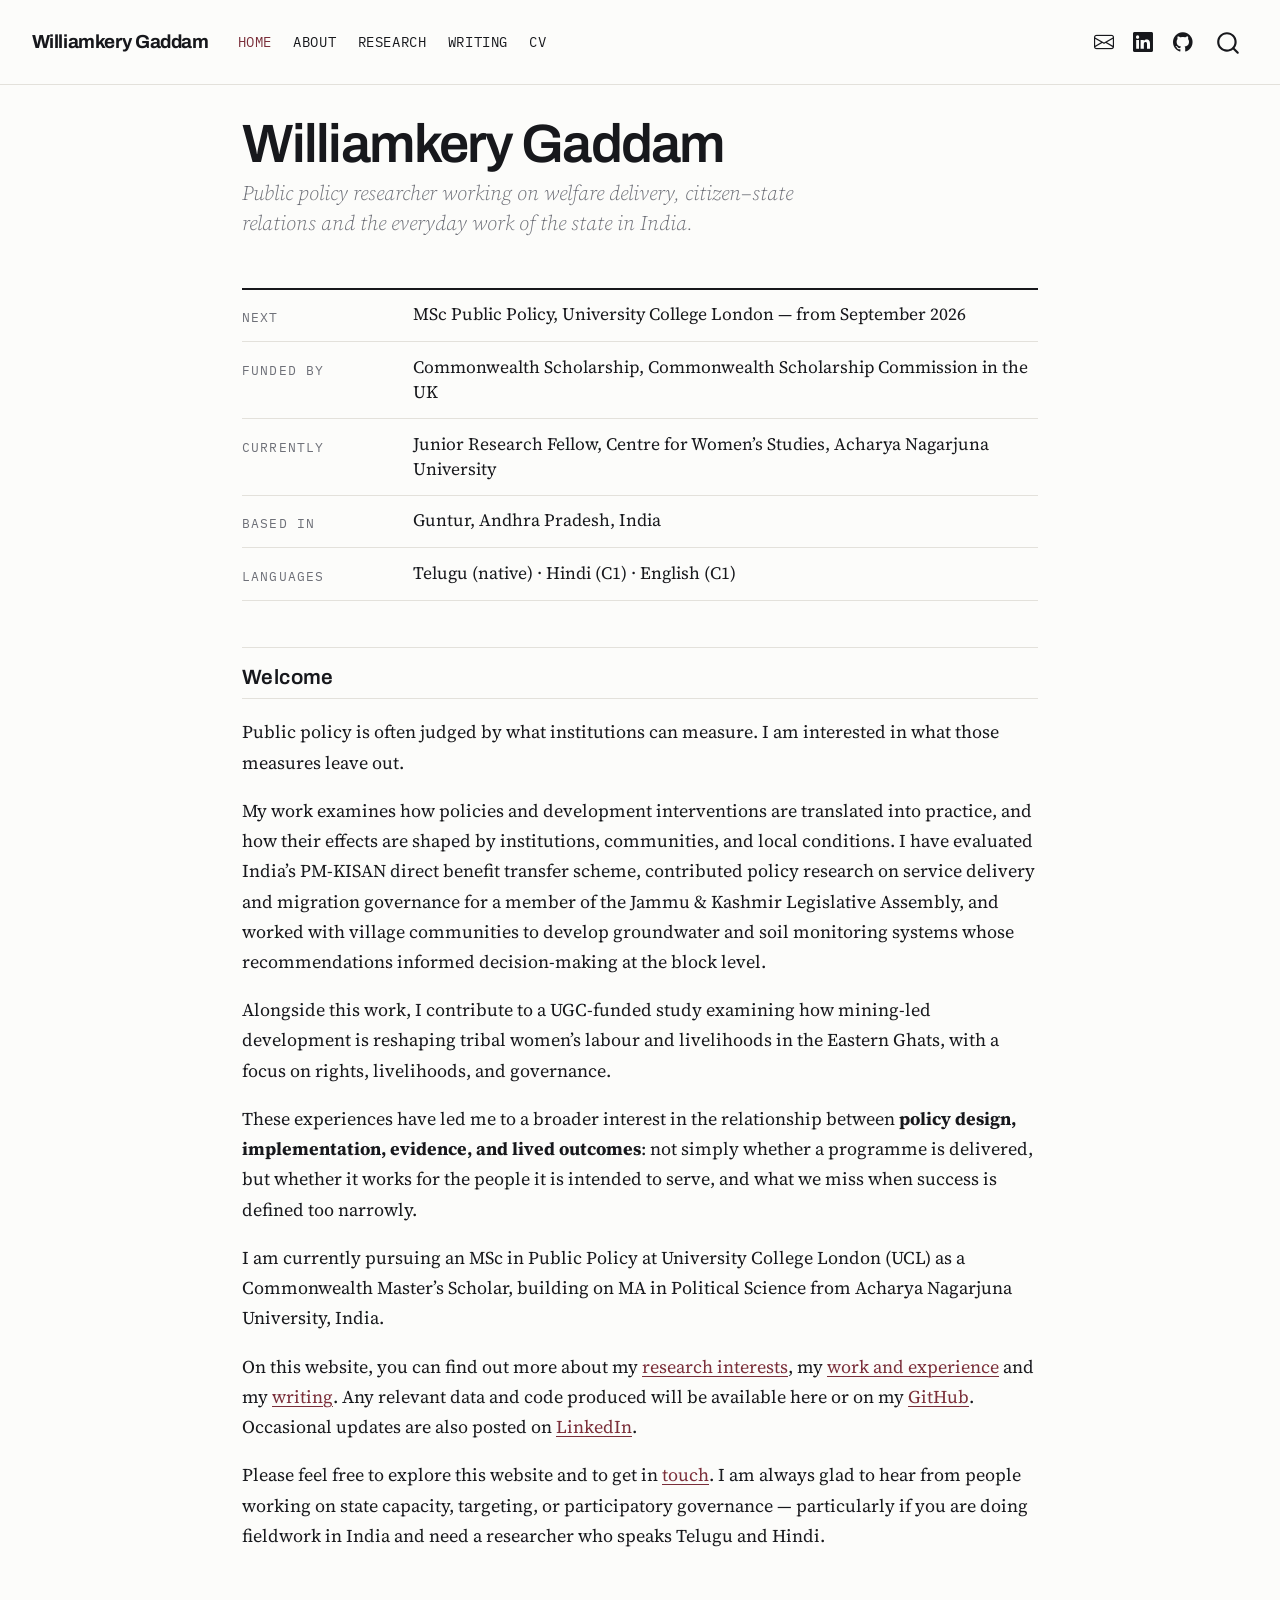
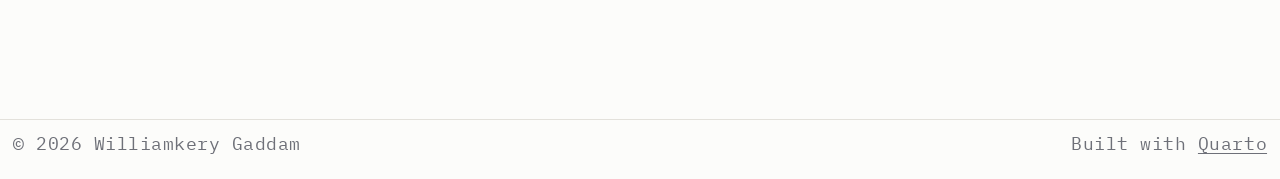
<file: docs/index.html>
<!DOCTYPE html>
<html xmlns="http://www.w3.org/1999/xhtml" lang="en" xml:lang="en"><head>

<meta charset="utf-8">
<meta name="generator" content="quarto-1.10.18">

<meta name="viewport" content="width=device-width, initial-scale=1.0, user-scalable=yes">


<title>Williamkery Gaddam</title>
<style>
/* Default styles provided by pandoc.
** See https://pandoc.org/MANUAL.html#variables-for-html for config info.
*/
span.smallcaps{font-variant: small-caps;}
div.columns{display: flex; gap: 1.5em;}
div.column{flex: auto;}
@media screen {
div.columns{gap: min(4vw, 1.5em);}
div.column{overflow-x: auto;}
}
div.hanging-indent{margin-left: 1.5em; text-indent: -1.5em;}
ul.task-list{list-style: none;}
ul.task-list li input[type="checkbox"] {
  width: 0.8em;
  margin: 0 0.8em 0.2em -1em; /* quarto-specific, see https://github.com/quarto-dev/quarto-cli/issues/4556 */ 
  vertical-align: middle;
}
</style>


<script src="site_libs/quarto-nav/quarto-nav.js"></script>
<script src="site_libs/clipboard/clipboard.min.js"></script>
<script src="site_libs/quarto-search/autocomplete.umd.js"></script>
<script src="site_libs/quarto-search/fuse.min.js"></script>
<script src="site_libs/quarto-search/quarto-search.js"></script>
<meta name="quarto:offset" content="./">
<script src="site_libs/quarto-html/quarto.js" type="module"></script>
<script src="site_libs/quarto-html/tabsets/tabsets.js" type="module"></script>
<script src="site_libs/quarto-html/popper.min.js"></script>
<script src="site_libs/quarto-html/tippy.umd.min.js"></script>
<link href="site_libs/quarto-html/tippy.css" rel="stylesheet">
<link href="site_libs/quarto-html/quarto-syntax-highlighting-cb682fa1532749ab170030a7aa81330c.css" rel="stylesheet" id="quarto-text-highlighting-styles">
<script src="site_libs/bootstrap/bootstrap.min.js"></script>
<link href="site_libs/bootstrap/bootstrap-icons.css" rel="stylesheet">
<link href="site_libs/bootstrap/bootstrap-dd9df500e3957389e545bc1364c7d732.min.css" rel="stylesheet" append-hash="true" id="quarto-bootstrap" data-mode="light">
<script id="quarto-search-options" type="application/json">{
  "location": "navbar",
  "copy-button": false,
  "collapse-after": 3,
  "panel-placement": "end",
  "type": "overlay",
  "limit": 50,
  "keyboard-shortcut": [
    "f",
    "/",
    "s"
  ],
  "show-item-context": false,
  "language": {
    "search-no-results-text": "No results",
    "search-matching-documents-text": "matching documents",
    "search-copy-link-title": "Copy link to search",
    "search-hide-matches-text": "Hide additional matches",
    "search-more-match-text": "more match in this document",
    "search-more-matches-text": "more matches in this document",
    "search-clear-button-title": "Clear",
    "search-text-placeholder": "",
    "search-detached-cancel-button-title": "Cancel",
    "search-submit-button-title": "Submit",
    "search-label": "Search"
  }
}</script>
<link rel="preconnect" href="https://fonts.googleapis.com">
<link rel="preconnect" href="https://fonts.gstatic.com" crossorigin="">
<link href="https://fonts.googleapis.com/css2?family=Archivo:wght@500;600;700&amp;family=IBM+Plex+Mono:wght@400;500&amp;family=Source+Serif+4:ital,opsz,wght@0,8..60,400;0,8..60,600;1,8..60,400&amp;display=swap" rel="stylesheet">


</head>

<body class="nav-fixed fullcontent quarto-light">

<div id="quarto-search-results"></div>
  <header id="quarto-header" class="headroom fixed-top">
    <nav class="navbar navbar-expand-lg " data-bs-theme="dark">
      <div class="navbar-container container-fluid">
      <div class="navbar-brand-container mx-auto">
    <a class="navbar-brand" href="./index.html">
    <span class="navbar-title">Williamkery Gaddam</span>
    </a>
  </div>
            <div id="quarto-search" class="" title="Search"></div>
          <button class="navbar-toggler" type="button" data-bs-toggle="collapse" data-bs-target="#navbarCollapse" aria-controls="navbarCollapse" role="menu" aria-expanded="false" aria-label="Toggle navigation" onclick="if (window.quartoToggleHeadroom) { window.quartoToggleHeadroom(); }">
  <span class="navbar-toggler-icon"></span>
</button>
          <div class="collapse navbar-collapse" id="navbarCollapse">
            <ul class="navbar-nav navbar-nav-scroll me-auto">
  <li class="nav-item">
    <a class="nav-link active" href="./index.html" aria-current="page"> 
<span class="menu-text">Home</span></a>
  </li>  
  <li class="nav-item">
    <a class="nav-link" href="./about.html"> 
<span class="menu-text">About</span></a>
  </li>  
  <li class="nav-item">
    <a class="nav-link" href="./research.html"> 
<span class="menu-text">Research</span></a>
  </li>  
  <li class="nav-item">
    <a class="nav-link" href="./writing.html"> 
<span class="menu-text">Writing</span></a>
  </li>  
  <li class="nav-item">
    <a class="nav-link" href="./cv.html"> 
<span class="menu-text">CV</span></a>
  </li>  
</ul>
            <ul class="navbar-nav navbar-nav-scroll ms-auto">
  <li class="nav-item compact">
    <a class="nav-link" href="mailto:williamkery786@gmail.com"> <i class="bi bi-envelope" role="img" aria-label="Email">
</i> 
<span class="menu-text"></span></a>
  </li>  
  <li class="nav-item compact">
    <a class="nav-link" href="https://www.linkedin.com/in/williamkery-gaddam-2453a62a7"> <i class="bi bi-linkedin" role="img" aria-label="LinkedIn">
</i> 
<span class="menu-text"></span></a>
  </li>  
  <li class="nav-item compact">
    <a class="nav-link" href="https://github.com/williamkery-gaddam"> <i class="bi bi-github" role="img" aria-label="GitHub">
</i> 
<span class="menu-text"></span></a>
  </li>  
</ul>
          </div> <!-- /navcollapse -->
            <div class="quarto-navbar-tools">
</div>
      </div> <!-- /container-fluid -->
    </nav>
</header>
<!-- content -->
<div id="quarto-content" class="quarto-container page-columns page-rows-contents page-layout-article page-navbar">
<!-- sidebar -->
<!-- margin-sidebar -->
    
<!-- main -->
<main class="content" id="quarto-document-content">

<header id="title-block-header" class="quarto-title-block default">
<div class="quarto-title">
<h1 class="title">Williamkery Gaddam</h1>
<p class="subtitle lead">Public policy researcher working on welfare delivery, citizen–state relations and the everyday work of the state in India.</p>
</div>



<div class="quarto-title-meta">

    
  
    
  </div>
  


</header>


<div class="record">
<div class="record-row">
<span class="record-key">Next</span><span class="record-val">MSc Public Policy, University College London — from September 2026</span>
</div>
<div class="record-row">
<span class="record-key">Funded by</span><span class="record-val">Commonwealth Scholarship, Commonwealth Scholarship Commission in the UK</span>
</div>
<div class="record-row">
<span class="record-key">Currently</span><span class="record-val">Junior Research Fellow, Centre for Women’s Studies, Acharya Nagarjuna University</span>
</div>
<div class="record-row">
<span class="record-key">Based in</span><span class="record-val">Guntur, Andhra Pradesh, India</span>
</div>
<div class="record-row">
<span class="record-key">Languages</span><span class="record-val">Telugu (native) · Hindi (C1) · English (C1)</span>
</div>
</div>
<section id="welcome" class="level2">
<h2 data-anchor-id="welcome">Welcome</h2>
<p>Public policy is often judged by what institutions can measure. I am interested in what those measures leave out.</p>
<p>My work examines how policies and development interventions are translated into practice, and how their effects are shaped by institutions, communities, and local conditions. I have evaluated India’s PM-KISAN direct benefit transfer scheme, contributed policy research on service delivery and migration governance for a member of the Jammu &amp; Kashmir Legislative Assembly, and worked with village communities to develop groundwater and soil monitoring systems whose recommendations informed decision-making at the block level.</p>
<p>Alongside this work, I contribute to a UGC-funded study examining how mining-led development is reshaping tribal women’s labour and livelihoods in the Eastern Ghats, with a focus on rights, livelihoods, and governance.</p>
<p>These experiences have led me to a broader interest in the relationship between <strong>policy design, implementation, evidence, and lived outcomes</strong>: not simply whether a programme is delivered, but whether it works for the people it is intended to serve, and what we miss when success is defined too narrowly.</p>
<p>I am currently pursuing an MSc in Public Policy at University College London (UCL) as a Commonwealth Master’s Scholar, building on MA in Political Science from Acharya Nagarjuna University, India.</p>
<p>On this website, you can find out more about my <a href="./about.html">research interests</a>, my <a href="./research.html">work and experience</a> and my <a href="./writing.html">writing</a>. Any relevant data and code produced will be available here or on my <a href="https://github.com/williamkery-gaddam">GitHub</a>. Occasional updates are also posted on <a href="https://www.linkedin.com/in/williamkery-gaddam-2453a62a7">LinkedIn</a>.</p>
<p>Please feel free to explore this website and to get in <a href="mailto:williamkery786@gmail.com">touch</a>. I am always glad to hear from people working on state capacity, targeting, or participatory governance — particularly if you are doing fieldwork in India and need a researcher who speaks Telugu and Hindi.</p>


</section>

</main> <!-- /main -->
<script id="quarto-html-after-body" type="application/javascript">
  window.document.addEventListener("DOMContentLoaded", function (event) {
    const isCodeAnnotation = (el) => {
      for (const clz of el.classList) {
        if (clz.startsWith('code-annotation-')) {                     
          return true;
        }
      }
      return false;
    }
    const onCopySuccess = function(e) {
      // button target
      const button = e.trigger;
      // don't keep focus
      button.blur();
      // flash "checked"
      button.classList.add('code-copy-button-checked');
      var currentTitle = button.getAttribute("title");
      button.setAttribute("title", "Copied!");
      let tooltip;
      if (window.bootstrap) {
        button.setAttribute("data-bs-toggle", "tooltip");
        button.setAttribute("data-bs-placement", "left");
        button.setAttribute("data-bs-title", "Copied!");
        tooltip = new bootstrap.Tooltip(button, 
          { trigger: "manual", 
            customClass: "code-copy-button-tooltip",
            offset: [0, -8]});
        tooltip.show();    
      }
      setTimeout(function() {
        if (tooltip) {
          tooltip.hide();
          button.removeAttribute("data-bs-title");
          button.removeAttribute("data-bs-toggle");
          button.removeAttribute("data-bs-placement");
        }
        button.setAttribute("title", currentTitle);
        button.classList.remove('code-copy-button-checked');
      }, 1000);
      // clear code selection
      e.clearSelection();
    }
    const getTextToCopy = function(trigger) {
      const outerScaffold = trigger.parentElement.cloneNode(true);
      const codeEl = outerScaffold.querySelector('code');
      for (const childEl of codeEl.children) {
        if (isCodeAnnotation(childEl)) {
          childEl.remove();
        }
      }
      return codeEl.innerText;
    }
    const clipboard = new window.ClipboardJS('.code-copy-button:not([data-in-quarto-modal])', {
      text: getTextToCopy
    });
    clipboard.on('success', onCopySuccess);
    if (window.document.getElementById('quarto-embedded-source-code-modal')) {
      const clipboardModal = new window.ClipboardJS('.code-copy-button[data-in-quarto-modal]', {
        text: getTextToCopy,
        container: window.document.getElementById('quarto-embedded-source-code-modal')
      });
      clipboardModal.on('success', onCopySuccess);
    }
      var localhostRegex = new RegExp(/^(?:http|https):\/\/localhost\:?[0-9]*\//);
      var mailtoRegex = new RegExp(/^mailto:/);
        var filterRegex = new RegExp("https:\/\/williamkery-gaddam\.github\.io");
      var isInternal = (href) => {
          return filterRegex.test(href) || localhostRegex.test(href) || mailtoRegex.test(href);
      }
      // Inspect non-navigation links and adorn them if external
     var links = window.document.querySelectorAll('a[href]:not(.nav-link):not(.navbar-brand):not(.toc-action):not(.sidebar-link):not(.sidebar-item-toggle):not(.pagination-link):not(.no-external):not([aria-hidden]):not(.dropdown-item):not(.quarto-navigation-tool):not(.about-link)');
      for (var i=0; i<links.length; i++) {
        const link = links[i];
        if (!isInternal(link.href)) {
          // undo the damage that might have been done by quarto-nav.js in the case of
          // links that we want to consider external
          if (link.dataset.originalHref !== undefined) {
            link.href = link.dataset.originalHref;
          }
            // target, if specified
            link.setAttribute("target", "_blank");
            if (link.getAttribute("rel") === null) {
              link.setAttribute("rel", "noopener");
            }
        }
      }
    function tippyHover(el, contentFn, onTriggerFn, onUntriggerFn) {
      const config = {
        allowHTML: true,
        maxWidth: 500,
        delay: 100,
        arrow: false,
        appendTo: function(el) {
            return el.parentElement;
        },
        interactive: true,
        interactiveBorder: 10,
        theme: 'quarto',
        placement: 'bottom-start',
      };
      if (contentFn) {
        config.content = contentFn;
      }
      if (onTriggerFn) {
        config.onTrigger = onTriggerFn;
      }
      if (onUntriggerFn) {
        config.onUntrigger = onUntriggerFn;
      }
      window.tippy(el, config); 
    }
    const noterefs = window.document.querySelectorAll('a[role="doc-noteref"]');
    for (var i=0; i<noterefs.length; i++) {
      const ref = noterefs[i];
      tippyHover(ref, function() {
        // use id or data attribute instead here
        let href = ref.getAttribute('data-footnote-href') || ref.getAttribute('href');
        try { href = new URL(href).hash; } catch {}
        const id = href.replace(/^#\/?/, "");
        const note = window.document.getElementById(id);
        if (note) {
          return note.innerHTML;
        } else {
          return "";
        }
      });
    }
    const xrefs = window.document.querySelectorAll('a.quarto-xref');
    const processXRef = (id, note) => {
      // Strip column container classes
      const stripColumnClz = (el) => {
        el.classList.remove("page-full", "page-columns");
        if (el.children) {
          for (const child of el.children) {
            stripColumnClz(child);
          }
        }
      }
      stripColumnClz(note)
      if (id === null || id.startsWith('sec-')) {
        // Special case sections, only their first couple elements
        const container = document.createElement("div");
        if (note.children && note.children.length > 2) {
          container.appendChild(note.children[0].cloneNode(true));
          for (let i = 1; i < note.children.length; i++) {
            const child = note.children[i];
            if (child.tagName === "P" && child.innerText === "") {
              continue;
            } else {
              container.appendChild(child.cloneNode(true));
              break;
            }
          }
          if (window.Quarto?.typesetMath) {
            window.Quarto.typesetMath(container);
          }
          return container.innerHTML
        } else {
          if (window.Quarto?.typesetMath) {
            window.Quarto.typesetMath(note);
          }
          return note.innerHTML;
        }
      } else {
        // Remove any anchor links if they are present
        const anchorLink = note.querySelector('a.anchorjs-link');
        if (anchorLink) {
          anchorLink.remove();
        }
        if (window.Quarto?.typesetMath) {
          window.Quarto.typesetMath(note);
        }
        if (note.classList.contains("callout")) {
          return note.outerHTML;
        } else {
          return note.innerHTML;
        }
      }
    }
    for (var i=0; i<xrefs.length; i++) {
      const xref = xrefs[i];
      tippyHover(xref, undefined, function(instance) {
        instance.disable();
        let url = xref.getAttribute('href');
        let hash = undefined; 
        if (url.startsWith('#')) {
          hash = url;
        } else {
          try { hash = new URL(url).hash; } catch {}
        }
        if (hash) {
          const id = hash.replace(/^#\/?/, "");
          const note = window.document.getElementById(id);
          if (note !== null) {
            try {
              const html = processXRef(id, note.cloneNode(true));
              instance.setContent(html);
            } finally {
              instance.enable();
              instance.show();
            }
          } else {
            // See if we can fetch this
            fetch(url.split('#')[0])
            .then(res => res.text())
            .then(html => {
              const parser = new DOMParser();
              const htmlDoc = parser.parseFromString(html, "text/html");
              const note = htmlDoc.getElementById(id);
              if (note !== null) {
                const html = processXRef(id, note);
                instance.setContent(html);
              } 
            }).finally(() => {
              instance.enable();
              instance.show();
            });
          }
        } else {
          // See if we can fetch a full url (with no hash to target)
          // This is a special case and we should probably do some content thinning / targeting
          fetch(url)
          .then(res => res.text())
          .then(html => {
            const parser = new DOMParser();
            const htmlDoc = parser.parseFromString(html, "text/html");
            const note = htmlDoc.querySelector('main.content');
            if (note !== null) {
              // This should only happen for chapter cross references
              // (since there is no id in the URL)
              // remove the first header
              if (note.children.length > 0 && note.children[0].tagName === "HEADER") {
                note.children[0].remove();
              }
              const html = processXRef(null, note);
              instance.setContent(html);
            } 
          }).finally(() => {
            instance.enable();
            instance.show();
          });
        }
      }, function(instance) {
      });
    }
        let selectedAnnoteEl;
        const selectorForAnnotation = ( cell, annotation) => {
          let cellAttr = 'data-code-cell="' + cell + '"';
          let lineAttr = 'data-code-annotation="' +  annotation + '"';
          const selector = 'span[' + cellAttr + '][' + lineAttr + ']';
          return selector;
        }
        const selectCodeLines = (annoteEl) => {
          const doc = window.document;
          const targetCell = annoteEl.getAttribute("data-target-cell");
          const targetAnnotation = annoteEl.getAttribute("data-target-annotation");
          const annoteSpan = window.document.querySelector(selectorForAnnotation(targetCell, targetAnnotation));
          const lines = annoteSpan.getAttribute("data-code-lines").split(",");
          const lineIds = lines.map((line) => {
            return targetCell + "-" + line;
          })
          let top = null;
          let height = null;
          let parent = null;
          if (lineIds.length > 0) {
              //compute the position of the single el (top and bottom and make a div)
              const el = window.document.getElementById(lineIds[0]);
              top = el.offsetTop;
              height = el.offsetHeight;
              parent = el.parentElement.parentElement;
            if (lineIds.length > 1) {
              const lastEl = window.document.getElementById(lineIds[lineIds.length - 1]);
              const bottom = lastEl.offsetTop + lastEl.offsetHeight;
              height = bottom - top;
            }
            if (top !== null && height !== null && parent !== null) {
              // cook up a div (if necessary) and position it 
              let div = window.document.getElementById("code-annotation-line-highlight");
              if (div === null) {
                div = window.document.createElement("div");
                div.setAttribute("id", "code-annotation-line-highlight");
                div.style.position = 'absolute';
                parent.appendChild(div);
              }
              div.style.top = top - 2 + "px";
              div.style.height = height + 4 + "px";
              div.style.left = 0;
              let gutterDiv = window.document.getElementById("code-annotation-line-highlight-gutter");
              if (gutterDiv === null) {
                gutterDiv = window.document.createElement("div");
                gutterDiv.setAttribute("id", "code-annotation-line-highlight-gutter");
                gutterDiv.style.position = 'absolute';
                const codeCell = window.document.getElementById(targetCell);
                const gutter = codeCell.querySelector('.code-annotation-gutter');
                gutter.appendChild(gutterDiv);
              }
              gutterDiv.style.top = top - 2 + "px";
              gutterDiv.style.height = height + 4 + "px";
            }
            selectedAnnoteEl = annoteEl;
          }
        };
        const unselectCodeLines = () => {
          const elementsIds = ["code-annotation-line-highlight", "code-annotation-line-highlight-gutter"];
          elementsIds.forEach((elId) => {
            const div = window.document.getElementById(elId);
            if (div) {
              div.remove();
            }
          });
          selectedAnnoteEl = undefined;
        };
          // Handle positioning of the toggle
      window.addEventListener(
        "resize",
        throttle(() => {
          elRect = undefined;
          if (selectedAnnoteEl) {
            selectCodeLines(selectedAnnoteEl);
          }
        }, 10)
      );
      function throttle(fn, ms) {
      let throttle = false;
      let timer;
        return (...args) => {
          if(!throttle) { // first call gets through
              fn.apply(this, args);
              throttle = true;
          } else { // all the others get throttled
              if(timer) clearTimeout(timer); // cancel #2
              timer = setTimeout(() => {
                fn.apply(this, args);
                timer = throttle = false;
              }, ms);
          }
        };
      }
        // Attach click handler to the DT
        const annoteDls = window.document.querySelectorAll('dt[data-target-cell]');
        for (const annoteDlNode of annoteDls) {
          annoteDlNode.addEventListener('click', (event) => {
            const clickedEl = event.target;
            if (clickedEl !== selectedAnnoteEl) {
              unselectCodeLines();
              const activeEl = window.document.querySelector('dt[data-target-cell].code-annotation-active');
              if (activeEl) {
                activeEl.classList.remove('code-annotation-active');
              }
              selectCodeLines(clickedEl);
              clickedEl.classList.add('code-annotation-active');
            } else {
              // Unselect the line
              unselectCodeLines();
              clickedEl.classList.remove('code-annotation-active');
            }
          });
        }
    const findCites = (el) => {
      const parentEl = el.parentElement;
      if (parentEl) {
        const cites = parentEl.dataset.cites;
        if (cites) {
          return {
            el,
            cites: cites.split(' ')
          };
        } else {
          return findCites(el.parentElement)
        }
      } else {
        return undefined;
      }
    };
    var bibliorefs = window.document.querySelectorAll('a[role="doc-biblioref"]');
    for (var i=0; i<bibliorefs.length; i++) {
      const ref = bibliorefs[i];
      const citeInfo = findCites(ref);
      if (citeInfo) {
        tippyHover(citeInfo.el, function() {
          var popup = window.document.createElement('div');
          citeInfo.cites.forEach(function(cite) {
            var citeDiv = window.document.createElement('div');
            citeDiv.classList.add('hanging-indent');
            citeDiv.classList.add('csl-entry');
            var biblioDiv = window.document.getElementById('ref-' + cite);
            if (biblioDiv) {
              citeDiv.innerHTML = biblioDiv.innerHTML;
            }
            popup.appendChild(citeDiv);
          });
          return popup.innerHTML;
        });
      }
    }
  });
  </script>
</div> <!-- /content -->
<footer class="footer">
  <div class="nav-footer">
    <div class="nav-footer-left">
<p>© 2026 Williamkery Gaddam</p>
</div>   
    <div class="nav-footer-center">
      &nbsp;
    </div>
    <div class="nav-footer-right">
<p>Built with <a href="https://quarto.org">Quarto</a></p>
</div>
  </div>
</footer>




</body></html>
</file>
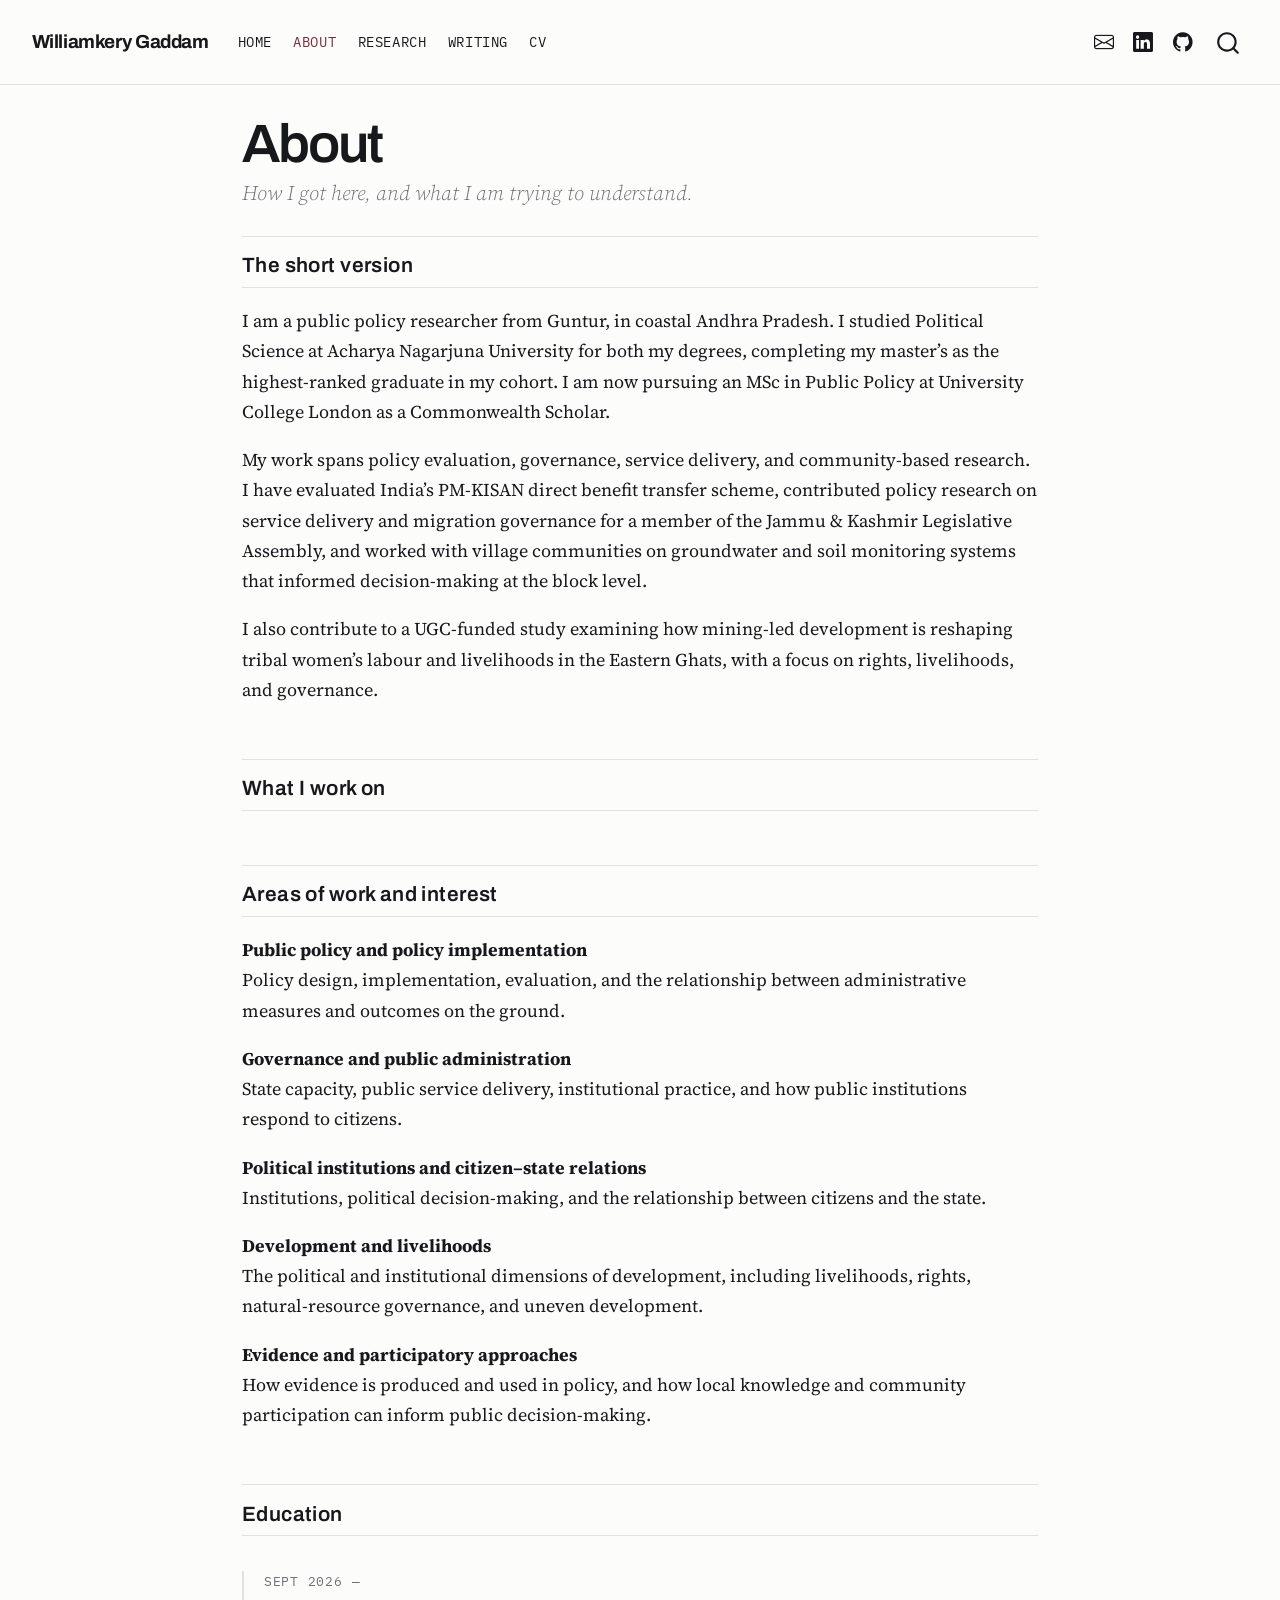
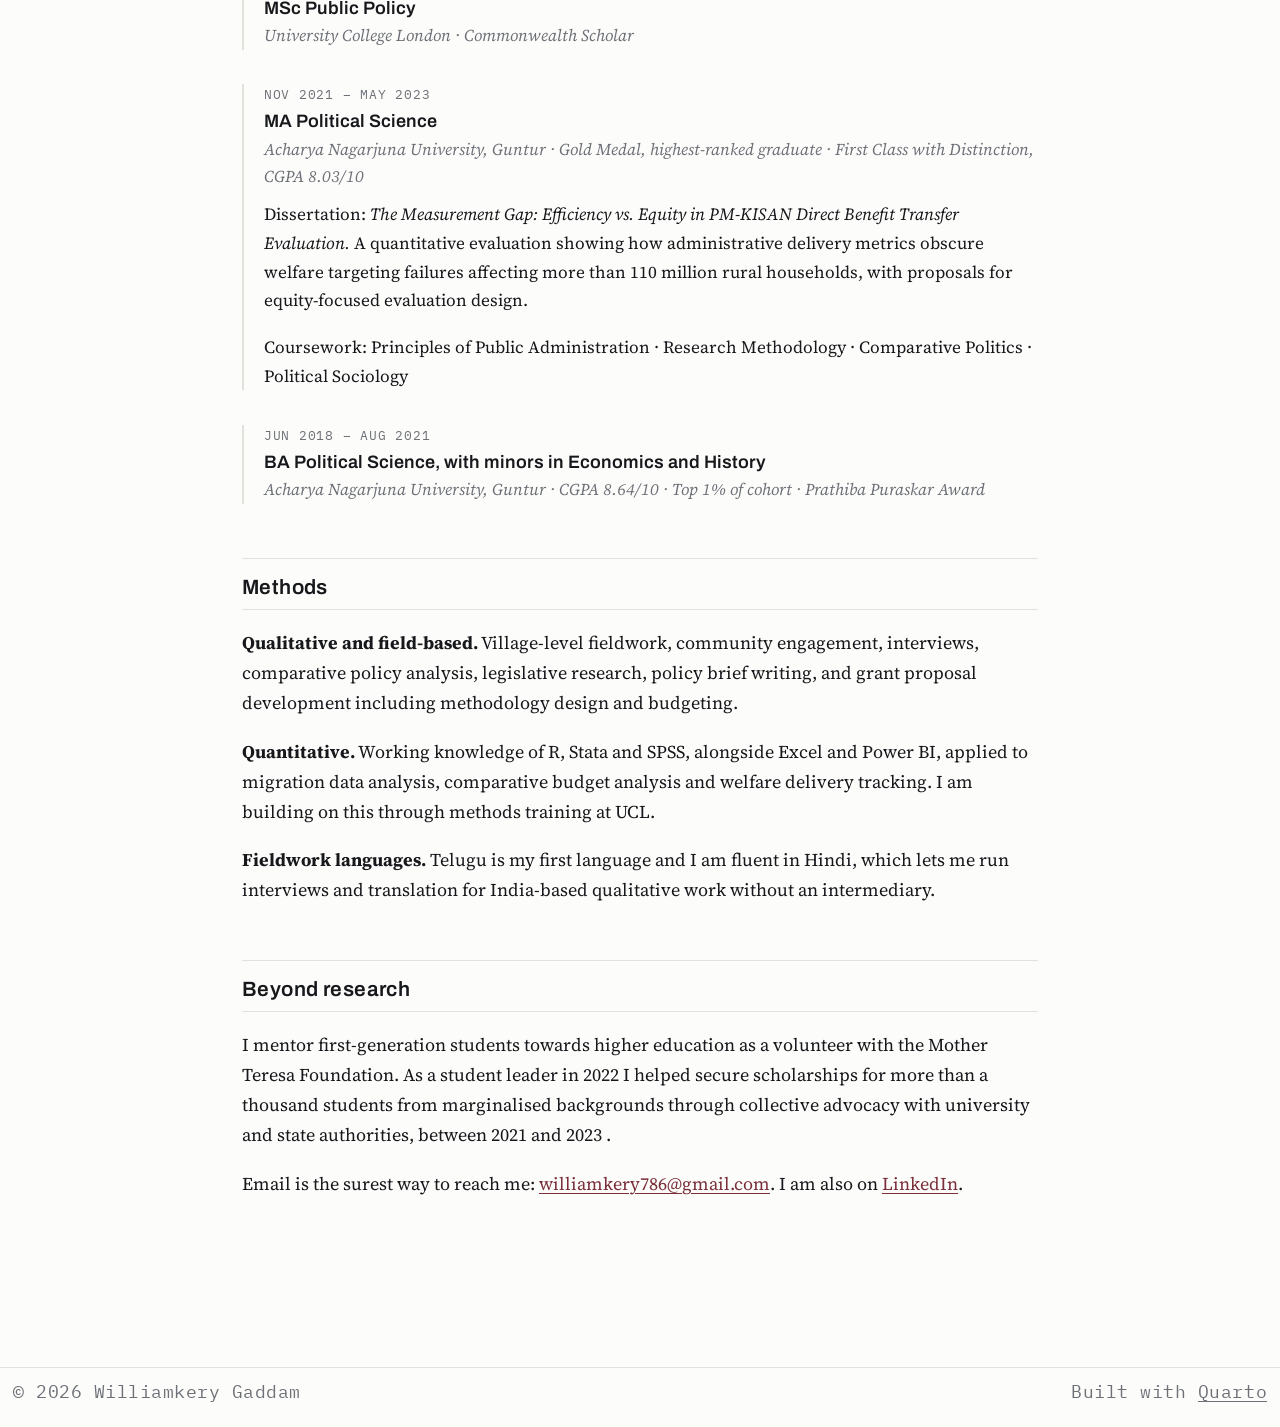
<file: docs/about.html>
<!DOCTYPE html>
<html xmlns="http://www.w3.org/1999/xhtml" lang="en" xml:lang="en"><head>

<meta charset="utf-8">
<meta name="generator" content="quarto-1.10.18">

<meta name="viewport" content="width=device-width, initial-scale=1.0, user-scalable=yes">


<title>About – Williamkery Gaddam</title>
<style>
/* Default styles provided by pandoc.
** See https://pandoc.org/MANUAL.html#variables-for-html for config info.
*/
span.smallcaps{font-variant: small-caps;}
div.columns{display: flex; gap: 1.5em;}
div.column{flex: auto;}
@media screen {
div.columns{gap: min(4vw, 1.5em);}
div.column{overflow-x: auto;}
}
div.hanging-indent{margin-left: 1.5em; text-indent: -1.5em;}
ul.task-list{list-style: none;}
ul.task-list li input[type="checkbox"] {
  width: 0.8em;
  margin: 0 0.8em 0.2em -1em; /* quarto-specific, see https://github.com/quarto-dev/quarto-cli/issues/4556 */ 
  vertical-align: middle;
}
</style>


<script src="site_libs/quarto-nav/quarto-nav.js"></script>
<script src="site_libs/clipboard/clipboard.min.js"></script>
<script src="site_libs/quarto-search/autocomplete.umd.js"></script>
<script src="site_libs/quarto-search/fuse.min.js"></script>
<script src="site_libs/quarto-search/quarto-search.js"></script>
<meta name="quarto:offset" content="./">
<script src="site_libs/quarto-html/quarto.js" type="module"></script>
<script src="site_libs/quarto-html/tabsets/tabsets.js" type="module"></script>
<script src="site_libs/quarto-html/popper.min.js"></script>
<script src="site_libs/quarto-html/tippy.umd.min.js"></script>
<link href="site_libs/quarto-html/tippy.css" rel="stylesheet">
<link href="site_libs/quarto-html/quarto-syntax-highlighting-cb682fa1532749ab170030a7aa81330c.css" rel="stylesheet" id="quarto-text-highlighting-styles">
<script src="site_libs/bootstrap/bootstrap.min.js"></script>
<link href="site_libs/bootstrap/bootstrap-icons.css" rel="stylesheet">
<link href="site_libs/bootstrap/bootstrap-dd9df500e3957389e545bc1364c7d732.min.css" rel="stylesheet" append-hash="true" id="quarto-bootstrap" data-mode="light">
<script id="quarto-search-options" type="application/json">{
  "location": "navbar",
  "copy-button": false,
  "collapse-after": 3,
  "panel-placement": "end",
  "type": "overlay",
  "limit": 50,
  "keyboard-shortcut": [
    "f",
    "/",
    "s"
  ],
  "show-item-context": false,
  "language": {
    "search-no-results-text": "No results",
    "search-matching-documents-text": "matching documents",
    "search-copy-link-title": "Copy link to search",
    "search-hide-matches-text": "Hide additional matches",
    "search-more-match-text": "more match in this document",
    "search-more-matches-text": "more matches in this document",
    "search-clear-button-title": "Clear",
    "search-text-placeholder": "",
    "search-detached-cancel-button-title": "Cancel",
    "search-submit-button-title": "Submit",
    "search-label": "Search"
  }
}</script>
<link rel="preconnect" href="https://fonts.googleapis.com">
<link rel="preconnect" href="https://fonts.gstatic.com" crossorigin="">
<link href="https://fonts.googleapis.com/css2?family=Archivo:wght@500;600;700&amp;family=IBM+Plex+Mono:wght@400;500&amp;family=Source+Serif+4:ital,opsz,wght@0,8..60,400;0,8..60,600;1,8..60,400&amp;display=swap" rel="stylesheet">


</head>

<body class="nav-fixed fullcontent quarto-light">

<div id="quarto-search-results"></div>
  <header id="quarto-header" class="headroom fixed-top">
    <nav class="navbar navbar-expand-lg " data-bs-theme="dark">
      <div class="navbar-container container-fluid">
      <div class="navbar-brand-container mx-auto">
    <a class="navbar-brand" href="./index.html">
    <span class="navbar-title">Williamkery Gaddam</span>
    </a>
  </div>
            <div id="quarto-search" class="" title="Search"></div>
          <button class="navbar-toggler" type="button" data-bs-toggle="collapse" data-bs-target="#navbarCollapse" aria-controls="navbarCollapse" role="menu" aria-expanded="false" aria-label="Toggle navigation" onclick="if (window.quartoToggleHeadroom) { window.quartoToggleHeadroom(); }">
  <span class="navbar-toggler-icon"></span>
</button>
          <div class="collapse navbar-collapse" id="navbarCollapse">
            <ul class="navbar-nav navbar-nav-scroll me-auto">
  <li class="nav-item">
    <a class="nav-link" href="./index.html"> 
<span class="menu-text">Home</span></a>
  </li>  
  <li class="nav-item">
    <a class="nav-link active" href="./about.html" aria-current="page"> 
<span class="menu-text">About</span></a>
  </li>  
  <li class="nav-item">
    <a class="nav-link" href="./research.html"> 
<span class="menu-text">Research</span></a>
  </li>  
  <li class="nav-item">
    <a class="nav-link" href="./writing.html"> 
<span class="menu-text">Writing</span></a>
  </li>  
  <li class="nav-item">
    <a class="nav-link" href="./cv.html"> 
<span class="menu-text">CV</span></a>
  </li>  
</ul>
            <ul class="navbar-nav navbar-nav-scroll ms-auto">
  <li class="nav-item compact">
    <a class="nav-link" href="mailto:williamkery786@gmail.com"> <i class="bi bi-envelope" role="img" aria-label="Email">
</i> 
<span class="menu-text"></span></a>
  </li>  
  <li class="nav-item compact">
    <a class="nav-link" href="https://www.linkedin.com/in/williamkery-gaddam-2453a62a7"> <i class="bi bi-linkedin" role="img" aria-label="LinkedIn">
</i> 
<span class="menu-text"></span></a>
  </li>  
  <li class="nav-item compact">
    <a class="nav-link" href="https://github.com/williamkery-gaddam"> <i class="bi bi-github" role="img" aria-label="GitHub">
</i> 
<span class="menu-text"></span></a>
  </li>  
</ul>
          </div> <!-- /navcollapse -->
            <div class="quarto-navbar-tools">
</div>
      </div> <!-- /container-fluid -->
    </nav>
</header>
<!-- content -->
<div id="quarto-content" class="quarto-container page-columns page-rows-contents page-layout-article page-navbar">
<!-- sidebar -->
<!-- margin-sidebar -->
    
<!-- main -->
<main class="content" id="quarto-document-content">

<header id="title-block-header" class="quarto-title-block default">
<div class="quarto-title">
<h1 class="title">About</h1>
<p class="subtitle lead">How I got here, and what I am trying to understand.</p>
</div>



<div class="quarto-title-meta">

    
  
    
  </div>
  


</header>


<section id="the-short-version" class="level2">
<h2 data-anchor-id="the-short-version">The short version</h2>
<p>I am a public policy researcher from Guntur, in coastal Andhra Pradesh. I studied Political Science at Acharya Nagarjuna University for both my degrees, completing my master’s as the highest-ranked graduate in my cohort. I am now pursuing an MSc in Public Policy at University College London as a Commonwealth Scholar.</p>
<p>My work spans policy evaluation, governance, service delivery, and community-based research. I have evaluated India’s PM-KISAN direct benefit transfer scheme, contributed policy research on service delivery and migration governance for a member of the Jammu &amp; Kashmir Legislative Assembly, and worked with village communities on groundwater and soil monitoring systems that informed decision-making at the block level.</p>
<p>I also contribute to a UGC-funded study examining how mining-led development is reshaping tribal women’s labour and livelihoods in the Eastern Ghats, with a focus on rights, livelihoods, and governance.</p>
</section>
<section id="what-i-work-on" class="level2">
<h2 data-anchor-id="what-i-work-on">What I work on</h2>
</section>
<section id="areas-of-work-and-interest" class="level2">
<h2 data-anchor-id="areas-of-work-and-interest">Areas of work and interest</h2>
<p><strong>Public policy and policy implementation</strong><br>
Policy design, implementation, evaluation, and the relationship between administrative measures and outcomes on the ground.</p>
<p><strong>Governance and public administration</strong><br>
State capacity, public service delivery, institutional practice, and how public institutions respond to citizens.</p>
<p><strong>Political institutions and citizen–state relations</strong><br>
Institutions, political decision-making, and the relationship between citizens and the state.</p>
<p><strong>Development and livelihoods</strong><br>
The political and institutional dimensions of development, including livelihoods, rights, natural-resource governance, and uneven development.</p>
<p><strong>Evidence and participatory approaches</strong><br>
How evidence is produced and used in policy, and how local knowledge and community participation can inform public decision-making.</p>
</section>
<section id="education" class="level2">
<h2 data-anchor-id="education">Education</h2>
<div class="entry">
<span class="entry-meta">Sept 2026 —</span>
<div class="entry-title">
MSc Public Policy
</div>
<div class="entry-where">
University College London · Commonwealth Scholar
</div>
</div>
<div class="entry">
<span class="entry-meta">Nov 2021 – May 2023</span>
<div class="entry-title">
MA Political Science
</div>
<div class="entry-where">
Acharya Nagarjuna University, Guntur · Gold Medal, highest-ranked graduate · First Class with Distinction, CGPA 8.03/10
</div>
<p>Dissertation: <em>The Measurement Gap: Efficiency vs.&nbsp;Equity in PM-KISAN Direct Benefit Transfer Evaluation.</em> A quantitative evaluation showing how administrative delivery metrics obscure welfare targeting failures affecting more than 110 million rural households, with proposals for equity-focused evaluation design.</p>
<p>Coursework: Principles of Public Administration · Research Methodology · Comparative Politics · Political Sociology</p>
</div>
<div class="entry">
<span class="entry-meta">Jun 2018 – Aug 2021</span>
<div class="entry-title">
BA Political Science, with minors in Economics and History
</div>
<div class="entry-where">
Acharya Nagarjuna University, Guntur · CGPA 8.64/10 · Top 1% of cohort · Prathiba Puraskar Award
</div>
</div>
</section>
<section id="methods" class="level2">
<h2 data-anchor-id="methods">Methods</h2>
<p><strong>Qualitative and field-based.</strong> Village-level fieldwork, community engagement, interviews, comparative policy analysis, legislative research, policy brief writing, and grant proposal development including methodology design and budgeting.</p>
<p><strong>Quantitative.</strong> Working knowledge of R, Stata and SPSS, alongside Excel and Power BI, applied to migration data analysis, comparative budget analysis and welfare delivery tracking. I am building on this through methods training at UCL.</p>
<p><strong>Fieldwork languages.</strong> Telugu is my first language and I am fluent in Hindi, which lets me run interviews and translation for India-based qualitative work without an intermediary.</p>
</section>
<section id="beyond-research" class="level2">
<h2 data-anchor-id="beyond-research">Beyond research</h2>
<p>I mentor first-generation students towards higher education as a volunteer with the Mother Teresa Foundation. As a student leader in 2022 I helped secure scholarships for more than a thousand students from marginalised backgrounds through collective advocacy with university and state authorities, between 2021 and 2023 .</p>
<p>Email is the surest way to reach me: <a href="mailto:williamkery786@gmail.com">williamkery786@gmail.com</a>. I am also on <a href="https://www.linkedin.com/in/williamkery-gaddam-2453a62a7">LinkedIn</a>.</p>


</section>

</main> <!-- /main -->
<script id="quarto-html-after-body" type="application/javascript">
  window.document.addEventListener("DOMContentLoaded", function (event) {
    const isCodeAnnotation = (el) => {
      for (const clz of el.classList) {
        if (clz.startsWith('code-annotation-')) {                     
          return true;
        }
      }
      return false;
    }
    const onCopySuccess = function(e) {
      // button target
      const button = e.trigger;
      // don't keep focus
      button.blur();
      // flash "checked"
      button.classList.add('code-copy-button-checked');
      var currentTitle = button.getAttribute("title");
      button.setAttribute("title", "Copied!");
      let tooltip;
      if (window.bootstrap) {
        button.setAttribute("data-bs-toggle", "tooltip");
        button.setAttribute("data-bs-placement", "left");
        button.setAttribute("data-bs-title", "Copied!");
        tooltip = new bootstrap.Tooltip(button, 
          { trigger: "manual", 
            customClass: "code-copy-button-tooltip",
            offset: [0, -8]});
        tooltip.show();    
      }
      setTimeout(function() {
        if (tooltip) {
          tooltip.hide();
          button.removeAttribute("data-bs-title");
          button.removeAttribute("data-bs-toggle");
          button.removeAttribute("data-bs-placement");
        }
        button.setAttribute("title", currentTitle);
        button.classList.remove('code-copy-button-checked');
      }, 1000);
      // clear code selection
      e.clearSelection();
    }
    const getTextToCopy = function(trigger) {
      const outerScaffold = trigger.parentElement.cloneNode(true);
      const codeEl = outerScaffold.querySelector('code');
      for (const childEl of codeEl.children) {
        if (isCodeAnnotation(childEl)) {
          childEl.remove();
        }
      }
      return codeEl.innerText;
    }
    const clipboard = new window.ClipboardJS('.code-copy-button:not([data-in-quarto-modal])', {
      text: getTextToCopy
    });
    clipboard.on('success', onCopySuccess);
    if (window.document.getElementById('quarto-embedded-source-code-modal')) {
      const clipboardModal = new window.ClipboardJS('.code-copy-button[data-in-quarto-modal]', {
        text: getTextToCopy,
        container: window.document.getElementById('quarto-embedded-source-code-modal')
      });
      clipboardModal.on('success', onCopySuccess);
    }
      var localhostRegex = new RegExp(/^(?:http|https):\/\/localhost\:?[0-9]*\//);
      var mailtoRegex = new RegExp(/^mailto:/);
        var filterRegex = new RegExp("https:\/\/williamkery-gaddam\.github\.io");
      var isInternal = (href) => {
          return filterRegex.test(href) || localhostRegex.test(href) || mailtoRegex.test(href);
      }
      // Inspect non-navigation links and adorn them if external
     var links = window.document.querySelectorAll('a[href]:not(.nav-link):not(.navbar-brand):not(.toc-action):not(.sidebar-link):not(.sidebar-item-toggle):not(.pagination-link):not(.no-external):not([aria-hidden]):not(.dropdown-item):not(.quarto-navigation-tool):not(.about-link)');
      for (var i=0; i<links.length; i++) {
        const link = links[i];
        if (!isInternal(link.href)) {
          // undo the damage that might have been done by quarto-nav.js in the case of
          // links that we want to consider external
          if (link.dataset.originalHref !== undefined) {
            link.href = link.dataset.originalHref;
          }
            // target, if specified
            link.setAttribute("target", "_blank");
            if (link.getAttribute("rel") === null) {
              link.setAttribute("rel", "noopener");
            }
        }
      }
    function tippyHover(el, contentFn, onTriggerFn, onUntriggerFn) {
      const config = {
        allowHTML: true,
        maxWidth: 500,
        delay: 100,
        arrow: false,
        appendTo: function(el) {
            return el.parentElement;
        },
        interactive: true,
        interactiveBorder: 10,
        theme: 'quarto',
        placement: 'bottom-start',
      };
      if (contentFn) {
        config.content = contentFn;
      }
      if (onTriggerFn) {
        config.onTrigger = onTriggerFn;
      }
      if (onUntriggerFn) {
        config.onUntrigger = onUntriggerFn;
      }
      window.tippy(el, config); 
    }
    const noterefs = window.document.querySelectorAll('a[role="doc-noteref"]');
    for (var i=0; i<noterefs.length; i++) {
      const ref = noterefs[i];
      tippyHover(ref, function() {
        // use id or data attribute instead here
        let href = ref.getAttribute('data-footnote-href') || ref.getAttribute('href');
        try { href = new URL(href).hash; } catch {}
        const id = href.replace(/^#\/?/, "");
        const note = window.document.getElementById(id);
        if (note) {
          return note.innerHTML;
        } else {
          return "";
        }
      });
    }
    const xrefs = window.document.querySelectorAll('a.quarto-xref');
    const processXRef = (id, note) => {
      // Strip column container classes
      const stripColumnClz = (el) => {
        el.classList.remove("page-full", "page-columns");
        if (el.children) {
          for (const child of el.children) {
            stripColumnClz(child);
          }
        }
      }
      stripColumnClz(note)
      if (id === null || id.startsWith('sec-')) {
        // Special case sections, only their first couple elements
        const container = document.createElement("div");
        if (note.children && note.children.length > 2) {
          container.appendChild(note.children[0].cloneNode(true));
          for (let i = 1; i < note.children.length; i++) {
            const child = note.children[i];
            if (child.tagName === "P" && child.innerText === "") {
              continue;
            } else {
              container.appendChild(child.cloneNode(true));
              break;
            }
          }
          if (window.Quarto?.typesetMath) {
            window.Quarto.typesetMath(container);
          }
          return container.innerHTML
        } else {
          if (window.Quarto?.typesetMath) {
            window.Quarto.typesetMath(note);
          }
          return note.innerHTML;
        }
      } else {
        // Remove any anchor links if they are present
        const anchorLink = note.querySelector('a.anchorjs-link');
        if (anchorLink) {
          anchorLink.remove();
        }
        if (window.Quarto?.typesetMath) {
          window.Quarto.typesetMath(note);
        }
        if (note.classList.contains("callout")) {
          return note.outerHTML;
        } else {
          return note.innerHTML;
        }
      }
    }
    for (var i=0; i<xrefs.length; i++) {
      const xref = xrefs[i];
      tippyHover(xref, undefined, function(instance) {
        instance.disable();
        let url = xref.getAttribute('href');
        let hash = undefined; 
        if (url.startsWith('#')) {
          hash = url;
        } else {
          try { hash = new URL(url).hash; } catch {}
        }
        if (hash) {
          const id = hash.replace(/^#\/?/, "");
          const note = window.document.getElementById(id);
          if (note !== null) {
            try {
              const html = processXRef(id, note.cloneNode(true));
              instance.setContent(html);
            } finally {
              instance.enable();
              instance.show();
            }
          } else {
            // See if we can fetch this
            fetch(url.split('#')[0])
            .then(res => res.text())
            .then(html => {
              const parser = new DOMParser();
              const htmlDoc = parser.parseFromString(html, "text/html");
              const note = htmlDoc.getElementById(id);
              if (note !== null) {
                const html = processXRef(id, note);
                instance.setContent(html);
              } 
            }).finally(() => {
              instance.enable();
              instance.show();
            });
          }
        } else {
          // See if we can fetch a full url (with no hash to target)
          // This is a special case and we should probably do some content thinning / targeting
          fetch(url)
          .then(res => res.text())
          .then(html => {
            const parser = new DOMParser();
            const htmlDoc = parser.parseFromString(html, "text/html");
            const note = htmlDoc.querySelector('main.content');
            if (note !== null) {
              // This should only happen for chapter cross references
              // (since there is no id in the URL)
              // remove the first header
              if (note.children.length > 0 && note.children[0].tagName === "HEADER") {
                note.children[0].remove();
              }
              const html = processXRef(null, note);
              instance.setContent(html);
            } 
          }).finally(() => {
            instance.enable();
            instance.show();
          });
        }
      }, function(instance) {
      });
    }
        let selectedAnnoteEl;
        const selectorForAnnotation = ( cell, annotation) => {
          let cellAttr = 'data-code-cell="' + cell + '"';
          let lineAttr = 'data-code-annotation="' +  annotation + '"';
          const selector = 'span[' + cellAttr + '][' + lineAttr + ']';
          return selector;
        }
        const selectCodeLines = (annoteEl) => {
          const doc = window.document;
          const targetCell = annoteEl.getAttribute("data-target-cell");
          const targetAnnotation = annoteEl.getAttribute("data-target-annotation");
          const annoteSpan = window.document.querySelector(selectorForAnnotation(targetCell, targetAnnotation));
          const lines = annoteSpan.getAttribute("data-code-lines").split(",");
          const lineIds = lines.map((line) => {
            return targetCell + "-" + line;
          })
          let top = null;
          let height = null;
          let parent = null;
          if (lineIds.length > 0) {
              //compute the position of the single el (top and bottom and make a div)
              const el = window.document.getElementById(lineIds[0]);
              top = el.offsetTop;
              height = el.offsetHeight;
              parent = el.parentElement.parentElement;
            if (lineIds.length > 1) {
              const lastEl = window.document.getElementById(lineIds[lineIds.length - 1]);
              const bottom = lastEl.offsetTop + lastEl.offsetHeight;
              height = bottom - top;
            }
            if (top !== null && height !== null && parent !== null) {
              // cook up a div (if necessary) and position it 
              let div = window.document.getElementById("code-annotation-line-highlight");
              if (div === null) {
                div = window.document.createElement("div");
                div.setAttribute("id", "code-annotation-line-highlight");
                div.style.position = 'absolute';
                parent.appendChild(div);
              }
              div.style.top = top - 2 + "px";
              div.style.height = height + 4 + "px";
              div.style.left = 0;
              let gutterDiv = window.document.getElementById("code-annotation-line-highlight-gutter");
              if (gutterDiv === null) {
                gutterDiv = window.document.createElement("div");
                gutterDiv.setAttribute("id", "code-annotation-line-highlight-gutter");
                gutterDiv.style.position = 'absolute';
                const codeCell = window.document.getElementById(targetCell);
                const gutter = codeCell.querySelector('.code-annotation-gutter');
                gutter.appendChild(gutterDiv);
              }
              gutterDiv.style.top = top - 2 + "px";
              gutterDiv.style.height = height + 4 + "px";
            }
            selectedAnnoteEl = annoteEl;
          }
        };
        const unselectCodeLines = () => {
          const elementsIds = ["code-annotation-line-highlight", "code-annotation-line-highlight-gutter"];
          elementsIds.forEach((elId) => {
            const div = window.document.getElementById(elId);
            if (div) {
              div.remove();
            }
          });
          selectedAnnoteEl = undefined;
        };
          // Handle positioning of the toggle
      window.addEventListener(
        "resize",
        throttle(() => {
          elRect = undefined;
          if (selectedAnnoteEl) {
            selectCodeLines(selectedAnnoteEl);
          }
        }, 10)
      );
      function throttle(fn, ms) {
      let throttle = false;
      let timer;
        return (...args) => {
          if(!throttle) { // first call gets through
              fn.apply(this, args);
              throttle = true;
          } else { // all the others get throttled
              if(timer) clearTimeout(timer); // cancel #2
              timer = setTimeout(() => {
                fn.apply(this, args);
                timer = throttle = false;
              }, ms);
          }
        };
      }
        // Attach click handler to the DT
        const annoteDls = window.document.querySelectorAll('dt[data-target-cell]');
        for (const annoteDlNode of annoteDls) {
          annoteDlNode.addEventListener('click', (event) => {
            const clickedEl = event.target;
            if (clickedEl !== selectedAnnoteEl) {
              unselectCodeLines();
              const activeEl = window.document.querySelector('dt[data-target-cell].code-annotation-active');
              if (activeEl) {
                activeEl.classList.remove('code-annotation-active');
              }
              selectCodeLines(clickedEl);
              clickedEl.classList.add('code-annotation-active');
            } else {
              // Unselect the line
              unselectCodeLines();
              clickedEl.classList.remove('code-annotation-active');
            }
          });
        }
    const findCites = (el) => {
      const parentEl = el.parentElement;
      if (parentEl) {
        const cites = parentEl.dataset.cites;
        if (cites) {
          return {
            el,
            cites: cites.split(' ')
          };
        } else {
          return findCites(el.parentElement)
        }
      } else {
        return undefined;
      }
    };
    var bibliorefs = window.document.querySelectorAll('a[role="doc-biblioref"]');
    for (var i=0; i<bibliorefs.length; i++) {
      const ref = bibliorefs[i];
      const citeInfo = findCites(ref);
      if (citeInfo) {
        tippyHover(citeInfo.el, function() {
          var popup = window.document.createElement('div');
          citeInfo.cites.forEach(function(cite) {
            var citeDiv = window.document.createElement('div');
            citeDiv.classList.add('hanging-indent');
            citeDiv.classList.add('csl-entry');
            var biblioDiv = window.document.getElementById('ref-' + cite);
            if (biblioDiv) {
              citeDiv.innerHTML = biblioDiv.innerHTML;
            }
            popup.appendChild(citeDiv);
          });
          return popup.innerHTML;
        });
      }
    }
  });
  </script>
</div> <!-- /content -->
<footer class="footer">
  <div class="nav-footer">
    <div class="nav-footer-left">
<p>© 2026 Williamkery Gaddam</p>
</div>   
    <div class="nav-footer-center">
      &nbsp;
    </div>
    <div class="nav-footer-right">
<p>Built with <a href="https://quarto.org">Quarto</a></p>
</div>
  </div>
</footer>




</body></html>
</file>
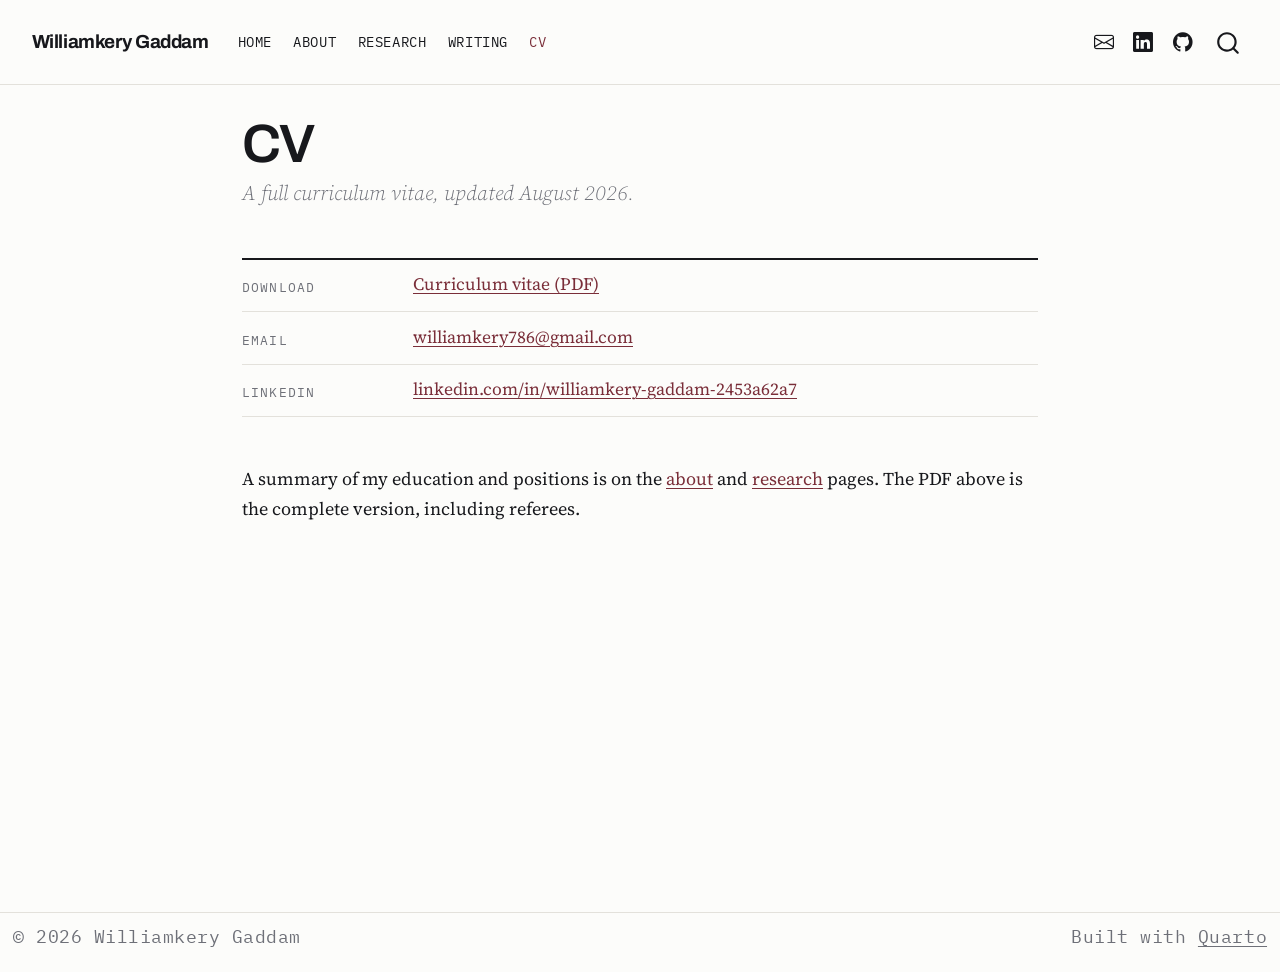
<file: docs/cv.html>
<!DOCTYPE html>
<html xmlns="http://www.w3.org/1999/xhtml" lang="en" xml:lang="en"><head>

<meta charset="utf-8">
<meta name="generator" content="quarto-1.10.18">

<meta name="viewport" content="width=device-width, initial-scale=1.0, user-scalable=yes">


<title>CV – Williamkery Gaddam</title>
<style>
/* Default styles provided by pandoc.
** See https://pandoc.org/MANUAL.html#variables-for-html for config info.
*/
span.smallcaps{font-variant: small-caps;}
div.columns{display: flex; gap: 1.5em;}
div.column{flex: auto;}
@media screen {
div.columns{gap: min(4vw, 1.5em);}
div.column{overflow-x: auto;}
}
div.hanging-indent{margin-left: 1.5em; text-indent: -1.5em;}
ul.task-list{list-style: none;}
ul.task-list li input[type="checkbox"] {
  width: 0.8em;
  margin: 0 0.8em 0.2em -1em; /* quarto-specific, see https://github.com/quarto-dev/quarto-cli/issues/4556 */ 
  vertical-align: middle;
}
</style>


<script src="site_libs/quarto-nav/quarto-nav.js"></script>
<script src="site_libs/clipboard/clipboard.min.js"></script>
<script src="site_libs/quarto-search/autocomplete.umd.js"></script>
<script src="site_libs/quarto-search/fuse.min.js"></script>
<script src="site_libs/quarto-search/quarto-search.js"></script>
<meta name="quarto:offset" content="./">
<script src="site_libs/quarto-html/quarto.js" type="module"></script>
<script src="site_libs/quarto-html/tabsets/tabsets.js" type="module"></script>
<script src="site_libs/quarto-html/popper.min.js"></script>
<script src="site_libs/quarto-html/tippy.umd.min.js"></script>
<link href="site_libs/quarto-html/tippy.css" rel="stylesheet">
<link href="site_libs/quarto-html/quarto-syntax-highlighting-cb682fa1532749ab170030a7aa81330c.css" rel="stylesheet" id="quarto-text-highlighting-styles">
<script src="site_libs/bootstrap/bootstrap.min.js"></script>
<link href="site_libs/bootstrap/bootstrap-icons.css" rel="stylesheet">
<link href="site_libs/bootstrap/bootstrap-dd9df500e3957389e545bc1364c7d732.min.css" rel="stylesheet" append-hash="true" id="quarto-bootstrap" data-mode="light">
<script id="quarto-search-options" type="application/json">{
  "location": "navbar",
  "copy-button": false,
  "collapse-after": 3,
  "panel-placement": "end",
  "type": "overlay",
  "limit": 50,
  "keyboard-shortcut": [
    "f",
    "/",
    "s"
  ],
  "show-item-context": false,
  "language": {
    "search-no-results-text": "No results",
    "search-matching-documents-text": "matching documents",
    "search-copy-link-title": "Copy link to search",
    "search-hide-matches-text": "Hide additional matches",
    "search-more-match-text": "more match in this document",
    "search-more-matches-text": "more matches in this document",
    "search-clear-button-title": "Clear",
    "search-text-placeholder": "",
    "search-detached-cancel-button-title": "Cancel",
    "search-submit-button-title": "Submit",
    "search-label": "Search"
  }
}</script>
<link rel="preconnect" href="https://fonts.googleapis.com">
<link rel="preconnect" href="https://fonts.gstatic.com" crossorigin="">
<link href="https://fonts.googleapis.com/css2?family=Archivo:wght@500;600;700&amp;family=IBM+Plex+Mono:wght@400;500&amp;family=Source+Serif+4:ital,opsz,wght@0,8..60,400;0,8..60,600;1,8..60,400&amp;display=swap" rel="stylesheet">


</head>

<body class="nav-fixed fullcontent quarto-light">

<div id="quarto-search-results"></div>
  <header id="quarto-header" class="headroom fixed-top">
    <nav class="navbar navbar-expand-lg " data-bs-theme="dark">
      <div class="navbar-container container-fluid">
      <div class="navbar-brand-container mx-auto">
    <a class="navbar-brand" href="./index.html">
    <span class="navbar-title">Williamkery Gaddam</span>
    </a>
  </div>
            <div id="quarto-search" class="" title="Search"></div>
          <button class="navbar-toggler" type="button" data-bs-toggle="collapse" data-bs-target="#navbarCollapse" aria-controls="navbarCollapse" role="menu" aria-expanded="false" aria-label="Toggle navigation" onclick="if (window.quartoToggleHeadroom) { window.quartoToggleHeadroom(); }">
  <span class="navbar-toggler-icon"></span>
</button>
          <div class="collapse navbar-collapse" id="navbarCollapse">
            <ul class="navbar-nav navbar-nav-scroll me-auto">
  <li class="nav-item">
    <a class="nav-link" href="./index.html"> 
<span class="menu-text">Home</span></a>
  </li>  
  <li class="nav-item">
    <a class="nav-link" href="./about.html"> 
<span class="menu-text">About</span></a>
  </li>  
  <li class="nav-item">
    <a class="nav-link" href="./research.html"> 
<span class="menu-text">Research</span></a>
  </li>  
  <li class="nav-item">
    <a class="nav-link" href="./writing.html"> 
<span class="menu-text">Writing</span></a>
  </li>  
  <li class="nav-item">
    <a class="nav-link active" href="./cv.html" aria-current="page"> 
<span class="menu-text">CV</span></a>
  </li>  
</ul>
            <ul class="navbar-nav navbar-nav-scroll ms-auto">
  <li class="nav-item compact">
    <a class="nav-link" href="mailto:williamkery786@gmail.com"> <i class="bi bi-envelope" role="img" aria-label="Email">
</i> 
<span class="menu-text"></span></a>
  </li>  
  <li class="nav-item compact">
    <a class="nav-link" href="https://www.linkedin.com/in/williamkery-gaddam-2453a62a7"> <i class="bi bi-linkedin" role="img" aria-label="LinkedIn">
</i> 
<span class="menu-text"></span></a>
  </li>  
  <li class="nav-item compact">
    <a class="nav-link" href="https://github.com/williamkery-gaddam"> <i class="bi bi-github" role="img" aria-label="GitHub">
</i> 
<span class="menu-text"></span></a>
  </li>  
</ul>
          </div> <!-- /navcollapse -->
            <div class="quarto-navbar-tools">
</div>
      </div> <!-- /container-fluid -->
    </nav>
</header>
<!-- content -->
<div id="quarto-content" class="quarto-container page-columns page-rows-contents page-layout-article page-navbar">
<!-- sidebar -->
<!-- margin-sidebar -->
    
<!-- main -->
<main class="content" id="quarto-document-content">

<header id="title-block-header" class="quarto-title-block default">
<div class="quarto-title">
<h1 class="title">CV</h1>
<p class="subtitle lead">A full curriculum vitae, updated August 2026.</p>
</div>



<div class="quarto-title-meta">

    
  
    
  </div>
  


</header>


<div class="record">
<div class="record-row">
<span class="record-key">Download</span><span class="record-val"><a href="files/Williamkery-Gaddam-CV.pdf">Curriculum vitae (PDF)</a></span>
</div>
<div class="record-row">
<span class="record-key">Email</span><span class="record-val"><a href="mailto:williamkery786@gmail.com">williamkery786@gmail.com</a></span>
</div>
<div class="record-row">
<span class="record-key">LinkedIn</span><span class="record-val"><a href="https://www.linkedin.com/in/williamkery-gaddam-2453a62a7">linkedin.com/in/williamkery-gaddam-2453a62a7</a></span>
</div>
</div>
<p>A summary of my education and positions is on the <a href="./about.html">about</a> and <a href="./research.html">research</a> pages. The PDF above is the complete version, including referees.</p>
<!--
TO MAKE THE DOWNLOAD LINK WORK:
1. Create a folder called `files` next to this file.
2. Put your CV in it, named exactly: Williamkery-Gaddam-CV.pdf
3. Add this line to _quarto.yml under `project:` so Quarto copies it across:

project:
  type: website
  output-dir: docs
  resources:
    - files/

4. Render and push.
-->



</main> <!-- /main -->
<script id="quarto-html-after-body" type="application/javascript">
  window.document.addEventListener("DOMContentLoaded", function (event) {
    const isCodeAnnotation = (el) => {
      for (const clz of el.classList) {
        if (clz.startsWith('code-annotation-')) {                     
          return true;
        }
      }
      return false;
    }
    const onCopySuccess = function(e) {
      // button target
      const button = e.trigger;
      // don't keep focus
      button.blur();
      // flash "checked"
      button.classList.add('code-copy-button-checked');
      var currentTitle = button.getAttribute("title");
      button.setAttribute("title", "Copied!");
      let tooltip;
      if (window.bootstrap) {
        button.setAttribute("data-bs-toggle", "tooltip");
        button.setAttribute("data-bs-placement", "left");
        button.setAttribute("data-bs-title", "Copied!");
        tooltip = new bootstrap.Tooltip(button, 
          { trigger: "manual", 
            customClass: "code-copy-button-tooltip",
            offset: [0, -8]});
        tooltip.show();    
      }
      setTimeout(function() {
        if (tooltip) {
          tooltip.hide();
          button.removeAttribute("data-bs-title");
          button.removeAttribute("data-bs-toggle");
          button.removeAttribute("data-bs-placement");
        }
        button.setAttribute("title", currentTitle);
        button.classList.remove('code-copy-button-checked');
      }, 1000);
      // clear code selection
      e.clearSelection();
    }
    const getTextToCopy = function(trigger) {
      const outerScaffold = trigger.parentElement.cloneNode(true);
      const codeEl = outerScaffold.querySelector('code');
      for (const childEl of codeEl.children) {
        if (isCodeAnnotation(childEl)) {
          childEl.remove();
        }
      }
      return codeEl.innerText;
    }
    const clipboard = new window.ClipboardJS('.code-copy-button:not([data-in-quarto-modal])', {
      text: getTextToCopy
    });
    clipboard.on('success', onCopySuccess);
    if (window.document.getElementById('quarto-embedded-source-code-modal')) {
      const clipboardModal = new window.ClipboardJS('.code-copy-button[data-in-quarto-modal]', {
        text: getTextToCopy,
        container: window.document.getElementById('quarto-embedded-source-code-modal')
      });
      clipboardModal.on('success', onCopySuccess);
    }
      var localhostRegex = new RegExp(/^(?:http|https):\/\/localhost\:?[0-9]*\//);
      var mailtoRegex = new RegExp(/^mailto:/);
        var filterRegex = new RegExp("https:\/\/williamkery-gaddam\.github\.io");
      var isInternal = (href) => {
          return filterRegex.test(href) || localhostRegex.test(href) || mailtoRegex.test(href);
      }
      // Inspect non-navigation links and adorn them if external
     var links = window.document.querySelectorAll('a[href]:not(.nav-link):not(.navbar-brand):not(.toc-action):not(.sidebar-link):not(.sidebar-item-toggle):not(.pagination-link):not(.no-external):not([aria-hidden]):not(.dropdown-item):not(.quarto-navigation-tool):not(.about-link)');
      for (var i=0; i<links.length; i++) {
        const link = links[i];
        if (!isInternal(link.href)) {
          // undo the damage that might have been done by quarto-nav.js in the case of
          // links that we want to consider external
          if (link.dataset.originalHref !== undefined) {
            link.href = link.dataset.originalHref;
          }
            // target, if specified
            link.setAttribute("target", "_blank");
            if (link.getAttribute("rel") === null) {
              link.setAttribute("rel", "noopener");
            }
        }
      }
    function tippyHover(el, contentFn, onTriggerFn, onUntriggerFn) {
      const config = {
        allowHTML: true,
        maxWidth: 500,
        delay: 100,
        arrow: false,
        appendTo: function(el) {
            return el.parentElement;
        },
        interactive: true,
        interactiveBorder: 10,
        theme: 'quarto',
        placement: 'bottom-start',
      };
      if (contentFn) {
        config.content = contentFn;
      }
      if (onTriggerFn) {
        config.onTrigger = onTriggerFn;
      }
      if (onUntriggerFn) {
        config.onUntrigger = onUntriggerFn;
      }
      window.tippy(el, config); 
    }
    const noterefs = window.document.querySelectorAll('a[role="doc-noteref"]');
    for (var i=0; i<noterefs.length; i++) {
      const ref = noterefs[i];
      tippyHover(ref, function() {
        // use id or data attribute instead here
        let href = ref.getAttribute('data-footnote-href') || ref.getAttribute('href');
        try { href = new URL(href).hash; } catch {}
        const id = href.replace(/^#\/?/, "");
        const note = window.document.getElementById(id);
        if (note) {
          return note.innerHTML;
        } else {
          return "";
        }
      });
    }
    const xrefs = window.document.querySelectorAll('a.quarto-xref');
    const processXRef = (id, note) => {
      // Strip column container classes
      const stripColumnClz = (el) => {
        el.classList.remove("page-full", "page-columns");
        if (el.children) {
          for (const child of el.children) {
            stripColumnClz(child);
          }
        }
      }
      stripColumnClz(note)
      if (id === null || id.startsWith('sec-')) {
        // Special case sections, only their first couple elements
        const container = document.createElement("div");
        if (note.children && note.children.length > 2) {
          container.appendChild(note.children[0].cloneNode(true));
          for (let i = 1; i < note.children.length; i++) {
            const child = note.children[i];
            if (child.tagName === "P" && child.innerText === "") {
              continue;
            } else {
              container.appendChild(child.cloneNode(true));
              break;
            }
          }
          if (window.Quarto?.typesetMath) {
            window.Quarto.typesetMath(container);
          }
          return container.innerHTML
        } else {
          if (window.Quarto?.typesetMath) {
            window.Quarto.typesetMath(note);
          }
          return note.innerHTML;
        }
      } else {
        // Remove any anchor links if they are present
        const anchorLink = note.querySelector('a.anchorjs-link');
        if (anchorLink) {
          anchorLink.remove();
        }
        if (window.Quarto?.typesetMath) {
          window.Quarto.typesetMath(note);
        }
        if (note.classList.contains("callout")) {
          return note.outerHTML;
        } else {
          return note.innerHTML;
        }
      }
    }
    for (var i=0; i<xrefs.length; i++) {
      const xref = xrefs[i];
      tippyHover(xref, undefined, function(instance) {
        instance.disable();
        let url = xref.getAttribute('href');
        let hash = undefined; 
        if (url.startsWith('#')) {
          hash = url;
        } else {
          try { hash = new URL(url).hash; } catch {}
        }
        if (hash) {
          const id = hash.replace(/^#\/?/, "");
          const note = window.document.getElementById(id);
          if (note !== null) {
            try {
              const html = processXRef(id, note.cloneNode(true));
              instance.setContent(html);
            } finally {
              instance.enable();
              instance.show();
            }
          } else {
            // See if we can fetch this
            fetch(url.split('#')[0])
            .then(res => res.text())
            .then(html => {
              const parser = new DOMParser();
              const htmlDoc = parser.parseFromString(html, "text/html");
              const note = htmlDoc.getElementById(id);
              if (note !== null) {
                const html = processXRef(id, note);
                instance.setContent(html);
              } 
            }).finally(() => {
              instance.enable();
              instance.show();
            });
          }
        } else {
          // See if we can fetch a full url (with no hash to target)
          // This is a special case and we should probably do some content thinning / targeting
          fetch(url)
          .then(res => res.text())
          .then(html => {
            const parser = new DOMParser();
            const htmlDoc = parser.parseFromString(html, "text/html");
            const note = htmlDoc.querySelector('main.content');
            if (note !== null) {
              // This should only happen for chapter cross references
              // (since there is no id in the URL)
              // remove the first header
              if (note.children.length > 0 && note.children[0].tagName === "HEADER") {
                note.children[0].remove();
              }
              const html = processXRef(null, note);
              instance.setContent(html);
            } 
          }).finally(() => {
            instance.enable();
            instance.show();
          });
        }
      }, function(instance) {
      });
    }
        let selectedAnnoteEl;
        const selectorForAnnotation = ( cell, annotation) => {
          let cellAttr = 'data-code-cell="' + cell + '"';
          let lineAttr = 'data-code-annotation="' +  annotation + '"';
          const selector = 'span[' + cellAttr + '][' + lineAttr + ']';
          return selector;
        }
        const selectCodeLines = (annoteEl) => {
          const doc = window.document;
          const targetCell = annoteEl.getAttribute("data-target-cell");
          const targetAnnotation = annoteEl.getAttribute("data-target-annotation");
          const annoteSpan = window.document.querySelector(selectorForAnnotation(targetCell, targetAnnotation));
          const lines = annoteSpan.getAttribute("data-code-lines").split(",");
          const lineIds = lines.map((line) => {
            return targetCell + "-" + line;
          })
          let top = null;
          let height = null;
          let parent = null;
          if (lineIds.length > 0) {
              //compute the position of the single el (top and bottom and make a div)
              const el = window.document.getElementById(lineIds[0]);
              top = el.offsetTop;
              height = el.offsetHeight;
              parent = el.parentElement.parentElement;
            if (lineIds.length > 1) {
              const lastEl = window.document.getElementById(lineIds[lineIds.length - 1]);
              const bottom = lastEl.offsetTop + lastEl.offsetHeight;
              height = bottom - top;
            }
            if (top !== null && height !== null && parent !== null) {
              // cook up a div (if necessary) and position it 
              let div = window.document.getElementById("code-annotation-line-highlight");
              if (div === null) {
                div = window.document.createElement("div");
                div.setAttribute("id", "code-annotation-line-highlight");
                div.style.position = 'absolute';
                parent.appendChild(div);
              }
              div.style.top = top - 2 + "px";
              div.style.height = height + 4 + "px";
              div.style.left = 0;
              let gutterDiv = window.document.getElementById("code-annotation-line-highlight-gutter");
              if (gutterDiv === null) {
                gutterDiv = window.document.createElement("div");
                gutterDiv.setAttribute("id", "code-annotation-line-highlight-gutter");
                gutterDiv.style.position = 'absolute';
                const codeCell = window.document.getElementById(targetCell);
                const gutter = codeCell.querySelector('.code-annotation-gutter');
                gutter.appendChild(gutterDiv);
              }
              gutterDiv.style.top = top - 2 + "px";
              gutterDiv.style.height = height + 4 + "px";
            }
            selectedAnnoteEl = annoteEl;
          }
        };
        const unselectCodeLines = () => {
          const elementsIds = ["code-annotation-line-highlight", "code-annotation-line-highlight-gutter"];
          elementsIds.forEach((elId) => {
            const div = window.document.getElementById(elId);
            if (div) {
              div.remove();
            }
          });
          selectedAnnoteEl = undefined;
        };
          // Handle positioning of the toggle
      window.addEventListener(
        "resize",
        throttle(() => {
          elRect = undefined;
          if (selectedAnnoteEl) {
            selectCodeLines(selectedAnnoteEl);
          }
        }, 10)
      );
      function throttle(fn, ms) {
      let throttle = false;
      let timer;
        return (...args) => {
          if(!throttle) { // first call gets through
              fn.apply(this, args);
              throttle = true;
          } else { // all the others get throttled
              if(timer) clearTimeout(timer); // cancel #2
              timer = setTimeout(() => {
                fn.apply(this, args);
                timer = throttle = false;
              }, ms);
          }
        };
      }
        // Attach click handler to the DT
        const annoteDls = window.document.querySelectorAll('dt[data-target-cell]');
        for (const annoteDlNode of annoteDls) {
          annoteDlNode.addEventListener('click', (event) => {
            const clickedEl = event.target;
            if (clickedEl !== selectedAnnoteEl) {
              unselectCodeLines();
              const activeEl = window.document.querySelector('dt[data-target-cell].code-annotation-active');
              if (activeEl) {
                activeEl.classList.remove('code-annotation-active');
              }
              selectCodeLines(clickedEl);
              clickedEl.classList.add('code-annotation-active');
            } else {
              // Unselect the line
              unselectCodeLines();
              clickedEl.classList.remove('code-annotation-active');
            }
          });
        }
    const findCites = (el) => {
      const parentEl = el.parentElement;
      if (parentEl) {
        const cites = parentEl.dataset.cites;
        if (cites) {
          return {
            el,
            cites: cites.split(' ')
          };
        } else {
          return findCites(el.parentElement)
        }
      } else {
        return undefined;
      }
    };
    var bibliorefs = window.document.querySelectorAll('a[role="doc-biblioref"]');
    for (var i=0; i<bibliorefs.length; i++) {
      const ref = bibliorefs[i];
      const citeInfo = findCites(ref);
      if (citeInfo) {
        tippyHover(citeInfo.el, function() {
          var popup = window.document.createElement('div');
          citeInfo.cites.forEach(function(cite) {
            var citeDiv = window.document.createElement('div');
            citeDiv.classList.add('hanging-indent');
            citeDiv.classList.add('csl-entry');
            var biblioDiv = window.document.getElementById('ref-' + cite);
            if (biblioDiv) {
              citeDiv.innerHTML = biblioDiv.innerHTML;
            }
            popup.appendChild(citeDiv);
          });
          return popup.innerHTML;
        });
      }
    }
  });
  </script>
</div> <!-- /content -->
<footer class="footer">
  <div class="nav-footer">
    <div class="nav-footer-left">
<p>© 2026 Williamkery Gaddam</p>
</div>   
    <div class="nav-footer-center">
      &nbsp;
    </div>
    <div class="nav-footer-right">
<p>Built with <a href="https://quarto.org">Quarto</a></p>
</div>
  </div>
</footer>




</body></html>
</file>
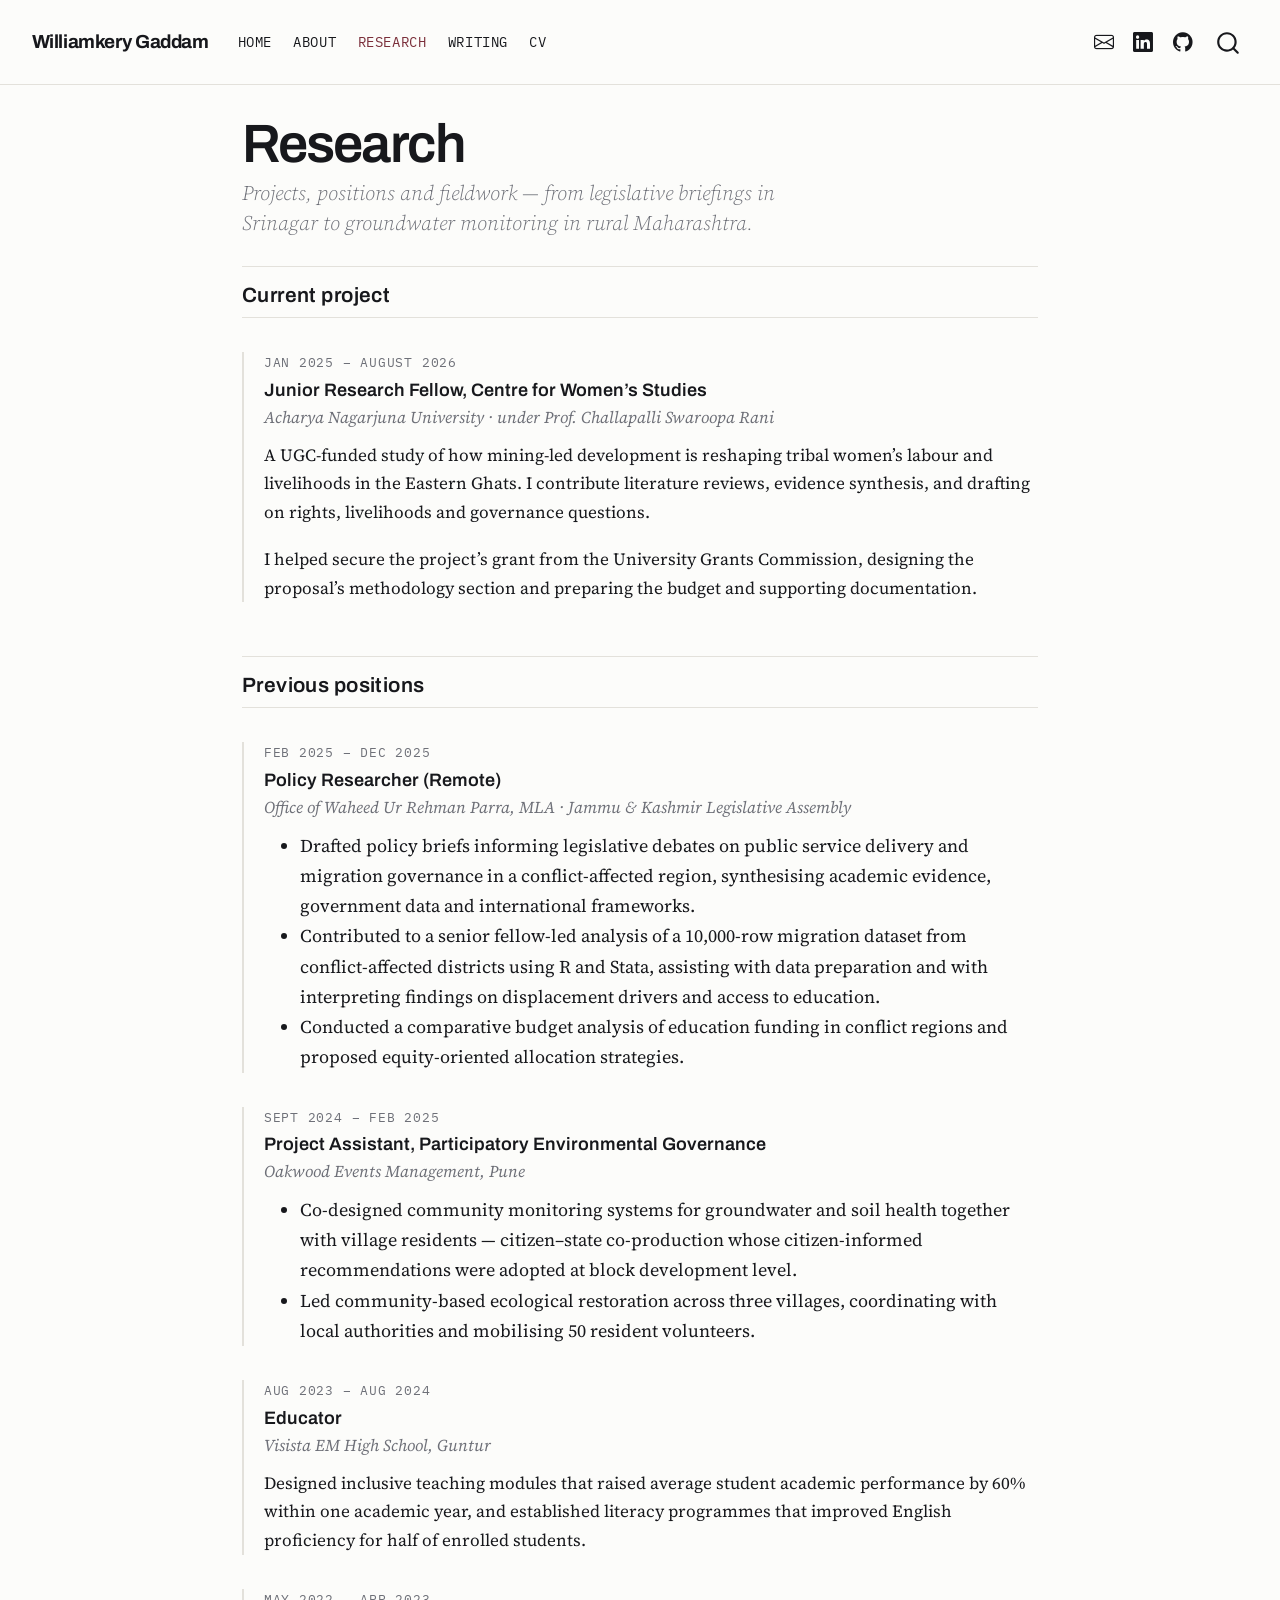
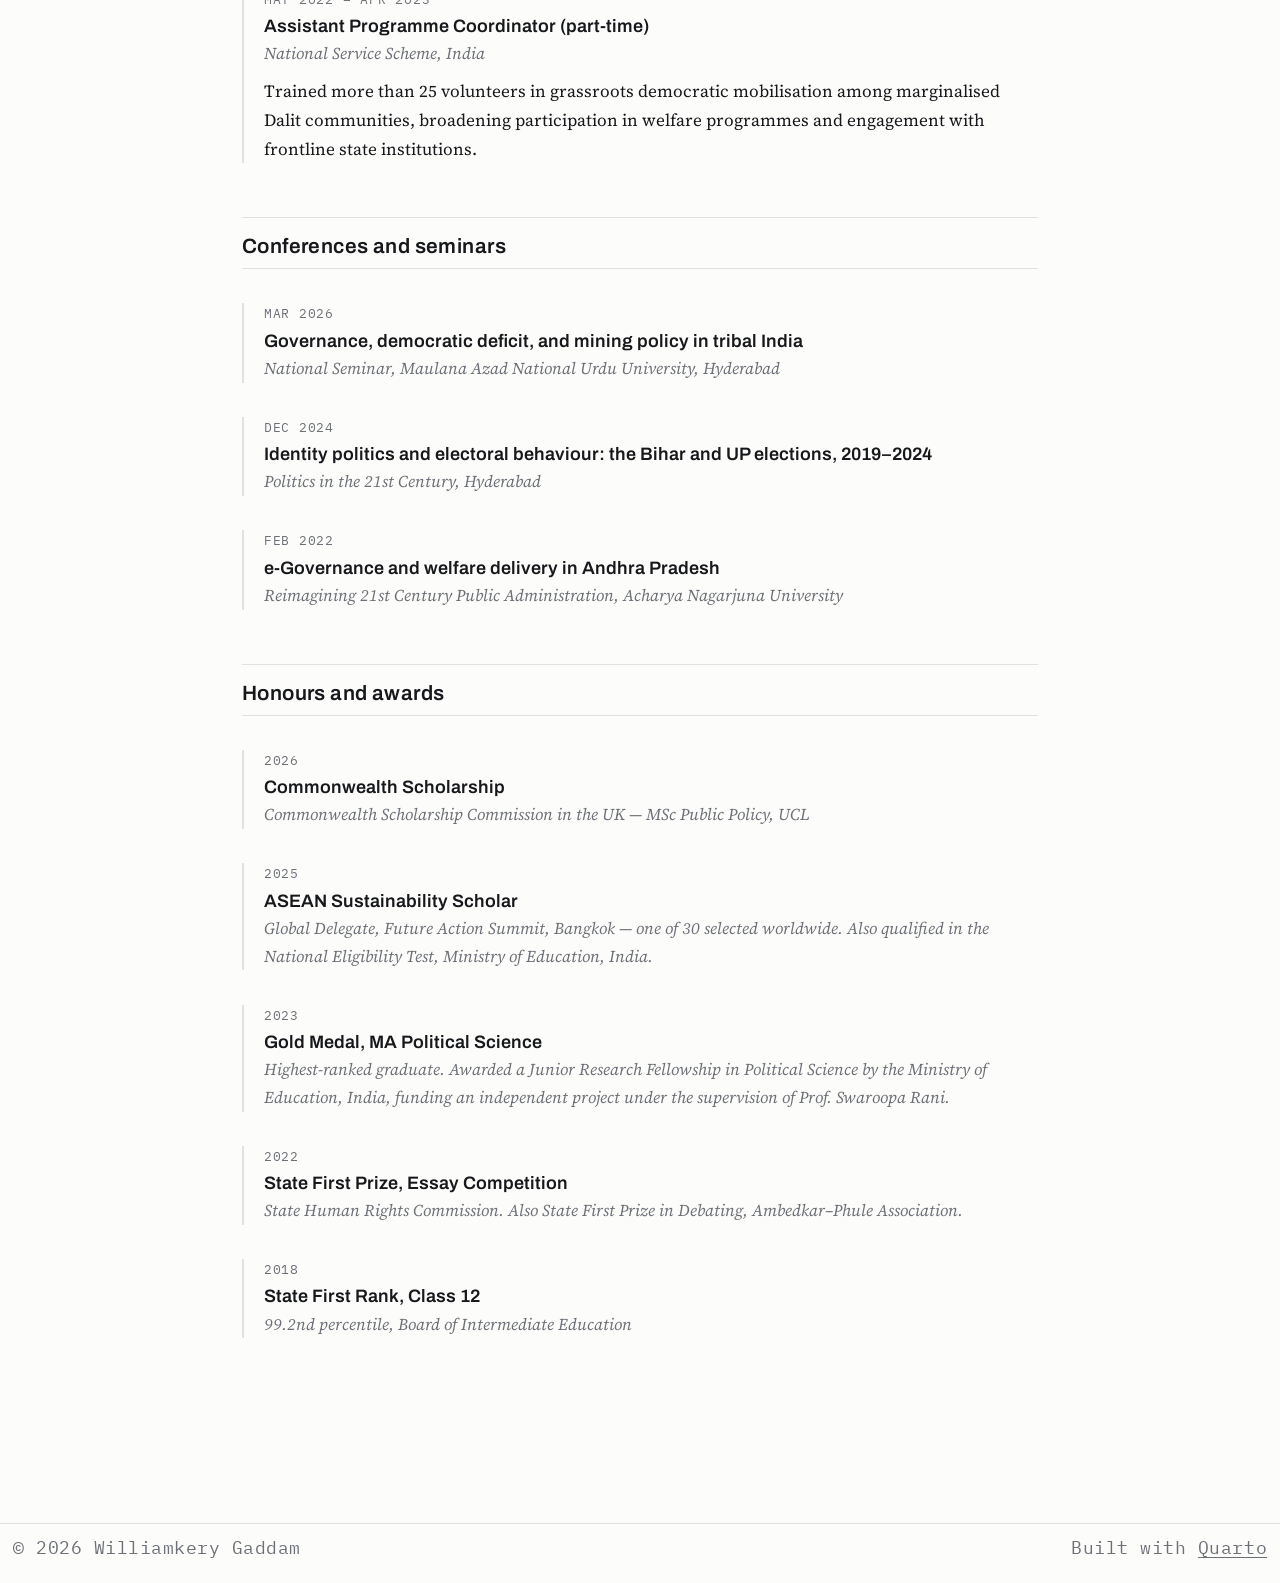
<file: docs/research.html>
<!DOCTYPE html>
<html xmlns="http://www.w3.org/1999/xhtml" lang="en" xml:lang="en"><head>

<meta charset="utf-8">
<meta name="generator" content="quarto-1.10.18">

<meta name="viewport" content="width=device-width, initial-scale=1.0, user-scalable=yes">


<title>Research – Williamkery Gaddam</title>
<style>
/* Default styles provided by pandoc.
** See https://pandoc.org/MANUAL.html#variables-for-html for config info.
*/
span.smallcaps{font-variant: small-caps;}
div.columns{display: flex; gap: 1.5em;}
div.column{flex: auto;}
@media screen {
div.columns{gap: min(4vw, 1.5em);}
div.column{overflow-x: auto;}
}
div.hanging-indent{margin-left: 1.5em; text-indent: -1.5em;}
ul.task-list{list-style: none;}
ul.task-list li input[type="checkbox"] {
  width: 0.8em;
  margin: 0 0.8em 0.2em -1em; /* quarto-specific, see https://github.com/quarto-dev/quarto-cli/issues/4556 */ 
  vertical-align: middle;
}
</style>


<script src="site_libs/quarto-nav/quarto-nav.js"></script>
<script src="site_libs/clipboard/clipboard.min.js"></script>
<script src="site_libs/quarto-search/autocomplete.umd.js"></script>
<script src="site_libs/quarto-search/fuse.min.js"></script>
<script src="site_libs/quarto-search/quarto-search.js"></script>
<meta name="quarto:offset" content="./">
<script src="site_libs/quarto-html/quarto.js" type="module"></script>
<script src="site_libs/quarto-html/tabsets/tabsets.js" type="module"></script>
<script src="site_libs/quarto-html/popper.min.js"></script>
<script src="site_libs/quarto-html/tippy.umd.min.js"></script>
<link href="site_libs/quarto-html/tippy.css" rel="stylesheet">
<link href="site_libs/quarto-html/quarto-syntax-highlighting-cb682fa1532749ab170030a7aa81330c.css" rel="stylesheet" id="quarto-text-highlighting-styles">
<script src="site_libs/bootstrap/bootstrap.min.js"></script>
<link href="site_libs/bootstrap/bootstrap-icons.css" rel="stylesheet">
<link href="site_libs/bootstrap/bootstrap-dd9df500e3957389e545bc1364c7d732.min.css" rel="stylesheet" append-hash="true" id="quarto-bootstrap" data-mode="light">
<script id="quarto-search-options" type="application/json">{
  "location": "navbar",
  "copy-button": false,
  "collapse-after": 3,
  "panel-placement": "end",
  "type": "overlay",
  "limit": 50,
  "keyboard-shortcut": [
    "f",
    "/",
    "s"
  ],
  "show-item-context": false,
  "language": {
    "search-no-results-text": "No results",
    "search-matching-documents-text": "matching documents",
    "search-copy-link-title": "Copy link to search",
    "search-hide-matches-text": "Hide additional matches",
    "search-more-match-text": "more match in this document",
    "search-more-matches-text": "more matches in this document",
    "search-clear-button-title": "Clear",
    "search-text-placeholder": "",
    "search-detached-cancel-button-title": "Cancel",
    "search-submit-button-title": "Submit",
    "search-label": "Search"
  }
}</script>
<link rel="preconnect" href="https://fonts.googleapis.com">
<link rel="preconnect" href="https://fonts.gstatic.com" crossorigin="">
<link href="https://fonts.googleapis.com/css2?family=Archivo:wght@500;600;700&amp;family=IBM+Plex+Mono:wght@400;500&amp;family=Source+Serif+4:ital,opsz,wght@0,8..60,400;0,8..60,600;1,8..60,400&amp;display=swap" rel="stylesheet">


</head>

<body class="nav-fixed fullcontent quarto-light">

<div id="quarto-search-results"></div>
  <header id="quarto-header" class="headroom fixed-top">
    <nav class="navbar navbar-expand-lg " data-bs-theme="dark">
      <div class="navbar-container container-fluid">
      <div class="navbar-brand-container mx-auto">
    <a class="navbar-brand" href="./index.html">
    <span class="navbar-title">Williamkery Gaddam</span>
    </a>
  </div>
            <div id="quarto-search" class="" title="Search"></div>
          <button class="navbar-toggler" type="button" data-bs-toggle="collapse" data-bs-target="#navbarCollapse" aria-controls="navbarCollapse" role="menu" aria-expanded="false" aria-label="Toggle navigation" onclick="if (window.quartoToggleHeadroom) { window.quartoToggleHeadroom(); }">
  <span class="navbar-toggler-icon"></span>
</button>
          <div class="collapse navbar-collapse" id="navbarCollapse">
            <ul class="navbar-nav navbar-nav-scroll me-auto">
  <li class="nav-item">
    <a class="nav-link" href="./index.html"> 
<span class="menu-text">Home</span></a>
  </li>  
  <li class="nav-item">
    <a class="nav-link" href="./about.html"> 
<span class="menu-text">About</span></a>
  </li>  
  <li class="nav-item">
    <a class="nav-link active" href="./research.html" aria-current="page"> 
<span class="menu-text">Research</span></a>
  </li>  
  <li class="nav-item">
    <a class="nav-link" href="./writing.html"> 
<span class="menu-text">Writing</span></a>
  </li>  
  <li class="nav-item">
    <a class="nav-link" href="./cv.html"> 
<span class="menu-text">CV</span></a>
  </li>  
</ul>
            <ul class="navbar-nav navbar-nav-scroll ms-auto">
  <li class="nav-item compact">
    <a class="nav-link" href="mailto:williamkery786@gmail.com"> <i class="bi bi-envelope" role="img" aria-label="Email">
</i> 
<span class="menu-text"></span></a>
  </li>  
  <li class="nav-item compact">
    <a class="nav-link" href="https://www.linkedin.com/in/williamkery-gaddam-2453a62a7"> <i class="bi bi-linkedin" role="img" aria-label="LinkedIn">
</i> 
<span class="menu-text"></span></a>
  </li>  
  <li class="nav-item compact">
    <a class="nav-link" href="https://github.com/williamkery-gaddam"> <i class="bi bi-github" role="img" aria-label="GitHub">
</i> 
<span class="menu-text"></span></a>
  </li>  
</ul>
          </div> <!-- /navcollapse -->
            <div class="quarto-navbar-tools">
</div>
      </div> <!-- /container-fluid -->
    </nav>
</header>
<!-- content -->
<div id="quarto-content" class="quarto-container page-columns page-rows-contents page-layout-article page-navbar">
<!-- sidebar -->
<!-- margin-sidebar -->
    
<!-- main -->
<main class="content" id="quarto-document-content">

<header id="title-block-header" class="quarto-title-block default">
<div class="quarto-title">
<h1 class="title">Research</h1>
<p class="subtitle lead">Projects, positions and fieldwork — from legislative briefings in Srinagar to groundwater monitoring in rural Maharashtra.</p>
</div>



<div class="quarto-title-meta">

    
  
    
  </div>
  


</header>


<section id="current-project" class="level2">
<h2 data-anchor-id="current-project">Current project</h2>
<div class="entry">
<span class="entry-meta">Jan 2025 – August 2026</span>
<div class="entry-title">
Junior Research Fellow, Centre for Women’s Studies
</div>
<div class="entry-where">
Acharya Nagarjuna University · under Prof.&nbsp;Challapalli Swaroopa Rani
</div>
<p>A UGC-funded study of how mining-led development is reshaping tribal women’s labour and livelihoods in the Eastern Ghats. I contribute literature reviews, evidence synthesis, and drafting on rights, livelihoods and governance questions.</p>
<p>I helped secure the project’s grant from the University Grants Commission, designing the proposal’s methodology section and preparing the budget and supporting documentation.</p>
</div>
</section>
<section id="previous-positions" class="level2">
<h2 data-anchor-id="previous-positions">Previous positions</h2>
<div class="entry">
<span class="entry-meta">Feb 2025 – Dec 2025</span>
<div class="entry-title">
Policy Researcher (Remote)
</div>
<div class="entry-where">
Office of Waheed Ur Rehman Parra, MLA · Jammu &amp; Kashmir Legislative Assembly
</div>
<ul>
<li>Drafted policy briefs informing legislative debates on public service delivery and migration governance in a conflict-affected region, synthesising academic evidence, government data and international frameworks.</li>
<li>Contributed to a senior fellow-led analysis of a 10,000-row migration dataset from conflict-affected districts using R and Stata, assisting with data preparation and with interpreting findings on displacement drivers and access to education.</li>
<li>Conducted a comparative budget analysis of education funding in conflict regions and proposed equity-oriented allocation strategies.</li>
</ul>
</div>
<div class="entry">
<span class="entry-meta">Sept 2024 – Feb 2025</span>
<div class="entry-title">
Project Assistant, Participatory Environmental Governance
</div>
<div class="entry-where">
Oakwood Events Management, Pune
</div>
<ul>
<li>Co-designed community monitoring systems for groundwater and soil health together with village residents — citizen–state co-production whose citizen-informed recommendations were adopted at block development level.</li>
<li>Led community-based ecological restoration across three villages, coordinating with local authorities and mobilising 50 resident volunteers.</li>
</ul>
</div>
<div class="entry">
<span class="entry-meta">Aug 2023 – Aug 2024</span>
<div class="entry-title">
Educator
</div>
<div class="entry-where">
Visista EM High School, Guntur
</div>
<p>Designed inclusive teaching modules that raised average student academic performance by 60% within one academic year, and established literacy programmes that improved English proficiency for half of enrolled students.</p>
</div>
<div class="entry">
<span class="entry-meta">May 2022 – Apr 2023</span>
<div class="entry-title">
Assistant Programme Coordinator (part-time)
</div>
<div class="entry-where">
National Service Scheme, India
</div>
<p>Trained more than 25 volunteers in grassroots democratic mobilisation among marginalised Dalit communities, broadening participation in welfare programmes and engagement with frontline state institutions.</p>
</div>
</section>
<section id="conferences-and-seminars" class="level2">
<h2 data-anchor-id="conferences-and-seminars">Conferences and seminars</h2>
<div class="entry">
<span class="entry-meta">Mar 2026</span>
<div class="entry-title">
Governance, democratic deficit, and mining policy in tribal India
</div>
<div class="entry-where">
National Seminar, Maulana Azad National Urdu University, Hyderabad
</div>
</div>
<div class="entry">
<span class="entry-meta">Dec 2024</span>
<div class="entry-title">
Identity politics and electoral behaviour: the Bihar and UP elections, 2019–2024
</div>
<div class="entry-where">
Politics in the 21st Century, Hyderabad
</div>
</div>
<div class="entry">
<span class="entry-meta">Feb 2022</span>
<div class="entry-title">
e-Governance and welfare delivery in Andhra Pradesh
</div>
<div class="entry-where">
Reimagining 21st Century Public Administration, Acharya Nagarjuna University
</div>
</div>
</section>
<section id="honours-and-awards" class="level2">
<h2 data-anchor-id="honours-and-awards">Honours and awards</h2>
<div class="entry">
<span class="entry-meta">2026</span>
<div class="entry-title">
Commonwealth Scholarship
</div>
<div class="entry-where">
Commonwealth Scholarship Commission in the UK — MSc Public Policy, UCL
</div>
</div>
<div class="entry">
<span class="entry-meta">2025</span>
<div class="entry-title">
ASEAN Sustainability Scholar
</div>
<div class="entry-where">
Global Delegate, Future Action Summit, Bangkok — one of 30 selected worldwide. Also qualified in the National Eligibility Test, Ministry of Education, India.
</div>
</div>
<div class="entry">
<span class="entry-meta">2023</span>
<div class="entry-title">
Gold Medal, MA Political Science
</div>
<div class="entry-where">
Highest-ranked graduate. Awarded a Junior Research Fellowship in Political Science by the Ministry of Education, India, funding an independent project under the supervision of Prof.&nbsp;Swaroopa Rani.
</div>
</div>
<div class="entry">
<span class="entry-meta">2022</span>
<div class="entry-title">
State First Prize, Essay Competition
</div>
<div class="entry-where">
State Human Rights Commission. Also State First Prize in Debating, Ambedkar–Phule Association.
</div>
</div>
<div class="entry">
<span class="entry-meta">2018</span>
<div class="entry-title">
State First Rank, Class 12
</div>
<div class="entry-where">
99.2nd percentile, Board of Intermediate Education
</div>
</div>


</section>

</main> <!-- /main -->
<script id="quarto-html-after-body" type="application/javascript">
  window.document.addEventListener("DOMContentLoaded", function (event) {
    const isCodeAnnotation = (el) => {
      for (const clz of el.classList) {
        if (clz.startsWith('code-annotation-')) {                     
          return true;
        }
      }
      return false;
    }
    const onCopySuccess = function(e) {
      // button target
      const button = e.trigger;
      // don't keep focus
      button.blur();
      // flash "checked"
      button.classList.add('code-copy-button-checked');
      var currentTitle = button.getAttribute("title");
      button.setAttribute("title", "Copied!");
      let tooltip;
      if (window.bootstrap) {
        button.setAttribute("data-bs-toggle", "tooltip");
        button.setAttribute("data-bs-placement", "left");
        button.setAttribute("data-bs-title", "Copied!");
        tooltip = new bootstrap.Tooltip(button, 
          { trigger: "manual", 
            customClass: "code-copy-button-tooltip",
            offset: [0, -8]});
        tooltip.show();    
      }
      setTimeout(function() {
        if (tooltip) {
          tooltip.hide();
          button.removeAttribute("data-bs-title");
          button.removeAttribute("data-bs-toggle");
          button.removeAttribute("data-bs-placement");
        }
        button.setAttribute("title", currentTitle);
        button.classList.remove('code-copy-button-checked');
      }, 1000);
      // clear code selection
      e.clearSelection();
    }
    const getTextToCopy = function(trigger) {
      const outerScaffold = trigger.parentElement.cloneNode(true);
      const codeEl = outerScaffold.querySelector('code');
      for (const childEl of codeEl.children) {
        if (isCodeAnnotation(childEl)) {
          childEl.remove();
        }
      }
      return codeEl.innerText;
    }
    const clipboard = new window.ClipboardJS('.code-copy-button:not([data-in-quarto-modal])', {
      text: getTextToCopy
    });
    clipboard.on('success', onCopySuccess);
    if (window.document.getElementById('quarto-embedded-source-code-modal')) {
      const clipboardModal = new window.ClipboardJS('.code-copy-button[data-in-quarto-modal]', {
        text: getTextToCopy,
        container: window.document.getElementById('quarto-embedded-source-code-modal')
      });
      clipboardModal.on('success', onCopySuccess);
    }
      var localhostRegex = new RegExp(/^(?:http|https):\/\/localhost\:?[0-9]*\//);
      var mailtoRegex = new RegExp(/^mailto:/);
        var filterRegex = new RegExp("https:\/\/williamkery-gaddam\.github\.io");
      var isInternal = (href) => {
          return filterRegex.test(href) || localhostRegex.test(href) || mailtoRegex.test(href);
      }
      // Inspect non-navigation links and adorn them if external
     var links = window.document.querySelectorAll('a[href]:not(.nav-link):not(.navbar-brand):not(.toc-action):not(.sidebar-link):not(.sidebar-item-toggle):not(.pagination-link):not(.no-external):not([aria-hidden]):not(.dropdown-item):not(.quarto-navigation-tool):not(.about-link)');
      for (var i=0; i<links.length; i++) {
        const link = links[i];
        if (!isInternal(link.href)) {
          // undo the damage that might have been done by quarto-nav.js in the case of
          // links that we want to consider external
          if (link.dataset.originalHref !== undefined) {
            link.href = link.dataset.originalHref;
          }
            // target, if specified
            link.setAttribute("target", "_blank");
            if (link.getAttribute("rel") === null) {
              link.setAttribute("rel", "noopener");
            }
        }
      }
    function tippyHover(el, contentFn, onTriggerFn, onUntriggerFn) {
      const config = {
        allowHTML: true,
        maxWidth: 500,
        delay: 100,
        arrow: false,
        appendTo: function(el) {
            return el.parentElement;
        },
        interactive: true,
        interactiveBorder: 10,
        theme: 'quarto',
        placement: 'bottom-start',
      };
      if (contentFn) {
        config.content = contentFn;
      }
      if (onTriggerFn) {
        config.onTrigger = onTriggerFn;
      }
      if (onUntriggerFn) {
        config.onUntrigger = onUntriggerFn;
      }
      window.tippy(el, config); 
    }
    const noterefs = window.document.querySelectorAll('a[role="doc-noteref"]');
    for (var i=0; i<noterefs.length; i++) {
      const ref = noterefs[i];
      tippyHover(ref, function() {
        // use id or data attribute instead here
        let href = ref.getAttribute('data-footnote-href') || ref.getAttribute('href');
        try { href = new URL(href).hash; } catch {}
        const id = href.replace(/^#\/?/, "");
        const note = window.document.getElementById(id);
        if (note) {
          return note.innerHTML;
        } else {
          return "";
        }
      });
    }
    const xrefs = window.document.querySelectorAll('a.quarto-xref');
    const processXRef = (id, note) => {
      // Strip column container classes
      const stripColumnClz = (el) => {
        el.classList.remove("page-full", "page-columns");
        if (el.children) {
          for (const child of el.children) {
            stripColumnClz(child);
          }
        }
      }
      stripColumnClz(note)
      if (id === null || id.startsWith('sec-')) {
        // Special case sections, only their first couple elements
        const container = document.createElement("div");
        if (note.children && note.children.length > 2) {
          container.appendChild(note.children[0].cloneNode(true));
          for (let i = 1; i < note.children.length; i++) {
            const child = note.children[i];
            if (child.tagName === "P" && child.innerText === "") {
              continue;
            } else {
              container.appendChild(child.cloneNode(true));
              break;
            }
          }
          if (window.Quarto?.typesetMath) {
            window.Quarto.typesetMath(container);
          }
          return container.innerHTML
        } else {
          if (window.Quarto?.typesetMath) {
            window.Quarto.typesetMath(note);
          }
          return note.innerHTML;
        }
      } else {
        // Remove any anchor links if they are present
        const anchorLink = note.querySelector('a.anchorjs-link');
        if (anchorLink) {
          anchorLink.remove();
        }
        if (window.Quarto?.typesetMath) {
          window.Quarto.typesetMath(note);
        }
        if (note.classList.contains("callout")) {
          return note.outerHTML;
        } else {
          return note.innerHTML;
        }
      }
    }
    for (var i=0; i<xrefs.length; i++) {
      const xref = xrefs[i];
      tippyHover(xref, undefined, function(instance) {
        instance.disable();
        let url = xref.getAttribute('href');
        let hash = undefined; 
        if (url.startsWith('#')) {
          hash = url;
        } else {
          try { hash = new URL(url).hash; } catch {}
        }
        if (hash) {
          const id = hash.replace(/^#\/?/, "");
          const note = window.document.getElementById(id);
          if (note !== null) {
            try {
              const html = processXRef(id, note.cloneNode(true));
              instance.setContent(html);
            } finally {
              instance.enable();
              instance.show();
            }
          } else {
            // See if we can fetch this
            fetch(url.split('#')[0])
            .then(res => res.text())
            .then(html => {
              const parser = new DOMParser();
              const htmlDoc = parser.parseFromString(html, "text/html");
              const note = htmlDoc.getElementById(id);
              if (note !== null) {
                const html = processXRef(id, note);
                instance.setContent(html);
              } 
            }).finally(() => {
              instance.enable();
              instance.show();
            });
          }
        } else {
          // See if we can fetch a full url (with no hash to target)
          // This is a special case and we should probably do some content thinning / targeting
          fetch(url)
          .then(res => res.text())
          .then(html => {
            const parser = new DOMParser();
            const htmlDoc = parser.parseFromString(html, "text/html");
            const note = htmlDoc.querySelector('main.content');
            if (note !== null) {
              // This should only happen for chapter cross references
              // (since there is no id in the URL)
              // remove the first header
              if (note.children.length > 0 && note.children[0].tagName === "HEADER") {
                note.children[0].remove();
              }
              const html = processXRef(null, note);
              instance.setContent(html);
            } 
          }).finally(() => {
            instance.enable();
            instance.show();
          });
        }
      }, function(instance) {
      });
    }
        let selectedAnnoteEl;
        const selectorForAnnotation = ( cell, annotation) => {
          let cellAttr = 'data-code-cell="' + cell + '"';
          let lineAttr = 'data-code-annotation="' +  annotation + '"';
          const selector = 'span[' + cellAttr + '][' + lineAttr + ']';
          return selector;
        }
        const selectCodeLines = (annoteEl) => {
          const doc = window.document;
          const targetCell = annoteEl.getAttribute("data-target-cell");
          const targetAnnotation = annoteEl.getAttribute("data-target-annotation");
          const annoteSpan = window.document.querySelector(selectorForAnnotation(targetCell, targetAnnotation));
          const lines = annoteSpan.getAttribute("data-code-lines").split(",");
          const lineIds = lines.map((line) => {
            return targetCell + "-" + line;
          })
          let top = null;
          let height = null;
          let parent = null;
          if (lineIds.length > 0) {
              //compute the position of the single el (top and bottom and make a div)
              const el = window.document.getElementById(lineIds[0]);
              top = el.offsetTop;
              height = el.offsetHeight;
              parent = el.parentElement.parentElement;
            if (lineIds.length > 1) {
              const lastEl = window.document.getElementById(lineIds[lineIds.length - 1]);
              const bottom = lastEl.offsetTop + lastEl.offsetHeight;
              height = bottom - top;
            }
            if (top !== null && height !== null && parent !== null) {
              // cook up a div (if necessary) and position it 
              let div = window.document.getElementById("code-annotation-line-highlight");
              if (div === null) {
                div = window.document.createElement("div");
                div.setAttribute("id", "code-annotation-line-highlight");
                div.style.position = 'absolute';
                parent.appendChild(div);
              }
              div.style.top = top - 2 + "px";
              div.style.height = height + 4 + "px";
              div.style.left = 0;
              let gutterDiv = window.document.getElementById("code-annotation-line-highlight-gutter");
              if (gutterDiv === null) {
                gutterDiv = window.document.createElement("div");
                gutterDiv.setAttribute("id", "code-annotation-line-highlight-gutter");
                gutterDiv.style.position = 'absolute';
                const codeCell = window.document.getElementById(targetCell);
                const gutter = codeCell.querySelector('.code-annotation-gutter');
                gutter.appendChild(gutterDiv);
              }
              gutterDiv.style.top = top - 2 + "px";
              gutterDiv.style.height = height + 4 + "px";
            }
            selectedAnnoteEl = annoteEl;
          }
        };
        const unselectCodeLines = () => {
          const elementsIds = ["code-annotation-line-highlight", "code-annotation-line-highlight-gutter"];
          elementsIds.forEach((elId) => {
            const div = window.document.getElementById(elId);
            if (div) {
              div.remove();
            }
          });
          selectedAnnoteEl = undefined;
        };
          // Handle positioning of the toggle
      window.addEventListener(
        "resize",
        throttle(() => {
          elRect = undefined;
          if (selectedAnnoteEl) {
            selectCodeLines(selectedAnnoteEl);
          }
        }, 10)
      );
      function throttle(fn, ms) {
      let throttle = false;
      let timer;
        return (...args) => {
          if(!throttle) { // first call gets through
              fn.apply(this, args);
              throttle = true;
          } else { // all the others get throttled
              if(timer) clearTimeout(timer); // cancel #2
              timer = setTimeout(() => {
                fn.apply(this, args);
                timer = throttle = false;
              }, ms);
          }
        };
      }
        // Attach click handler to the DT
        const annoteDls = window.document.querySelectorAll('dt[data-target-cell]');
        for (const annoteDlNode of annoteDls) {
          annoteDlNode.addEventListener('click', (event) => {
            const clickedEl = event.target;
            if (clickedEl !== selectedAnnoteEl) {
              unselectCodeLines();
              const activeEl = window.document.querySelector('dt[data-target-cell].code-annotation-active');
              if (activeEl) {
                activeEl.classList.remove('code-annotation-active');
              }
              selectCodeLines(clickedEl);
              clickedEl.classList.add('code-annotation-active');
            } else {
              // Unselect the line
              unselectCodeLines();
              clickedEl.classList.remove('code-annotation-active');
            }
          });
        }
    const findCites = (el) => {
      const parentEl = el.parentElement;
      if (parentEl) {
        const cites = parentEl.dataset.cites;
        if (cites) {
          return {
            el,
            cites: cites.split(' ')
          };
        } else {
          return findCites(el.parentElement)
        }
      } else {
        return undefined;
      }
    };
    var bibliorefs = window.document.querySelectorAll('a[role="doc-biblioref"]');
    for (var i=0; i<bibliorefs.length; i++) {
      const ref = bibliorefs[i];
      const citeInfo = findCites(ref);
      if (citeInfo) {
        tippyHover(citeInfo.el, function() {
          var popup = window.document.createElement('div');
          citeInfo.cites.forEach(function(cite) {
            var citeDiv = window.document.createElement('div');
            citeDiv.classList.add('hanging-indent');
            citeDiv.classList.add('csl-entry');
            var biblioDiv = window.document.getElementById('ref-' + cite);
            if (biblioDiv) {
              citeDiv.innerHTML = biblioDiv.innerHTML;
            }
            popup.appendChild(citeDiv);
          });
          return popup.innerHTML;
        });
      }
    }
  });
  </script>
</div> <!-- /content -->
<footer class="footer">
  <div class="nav-footer">
    <div class="nav-footer-left">
<p>© 2026 Williamkery Gaddam</p>
</div>   
    <div class="nav-footer-center">
      &nbsp;
    </div>
    <div class="nav-footer-right">
<p>Built with <a href="https://quarto.org">Quarto</a></p>
</div>
  </div>
</footer>




</body></html>
</file>
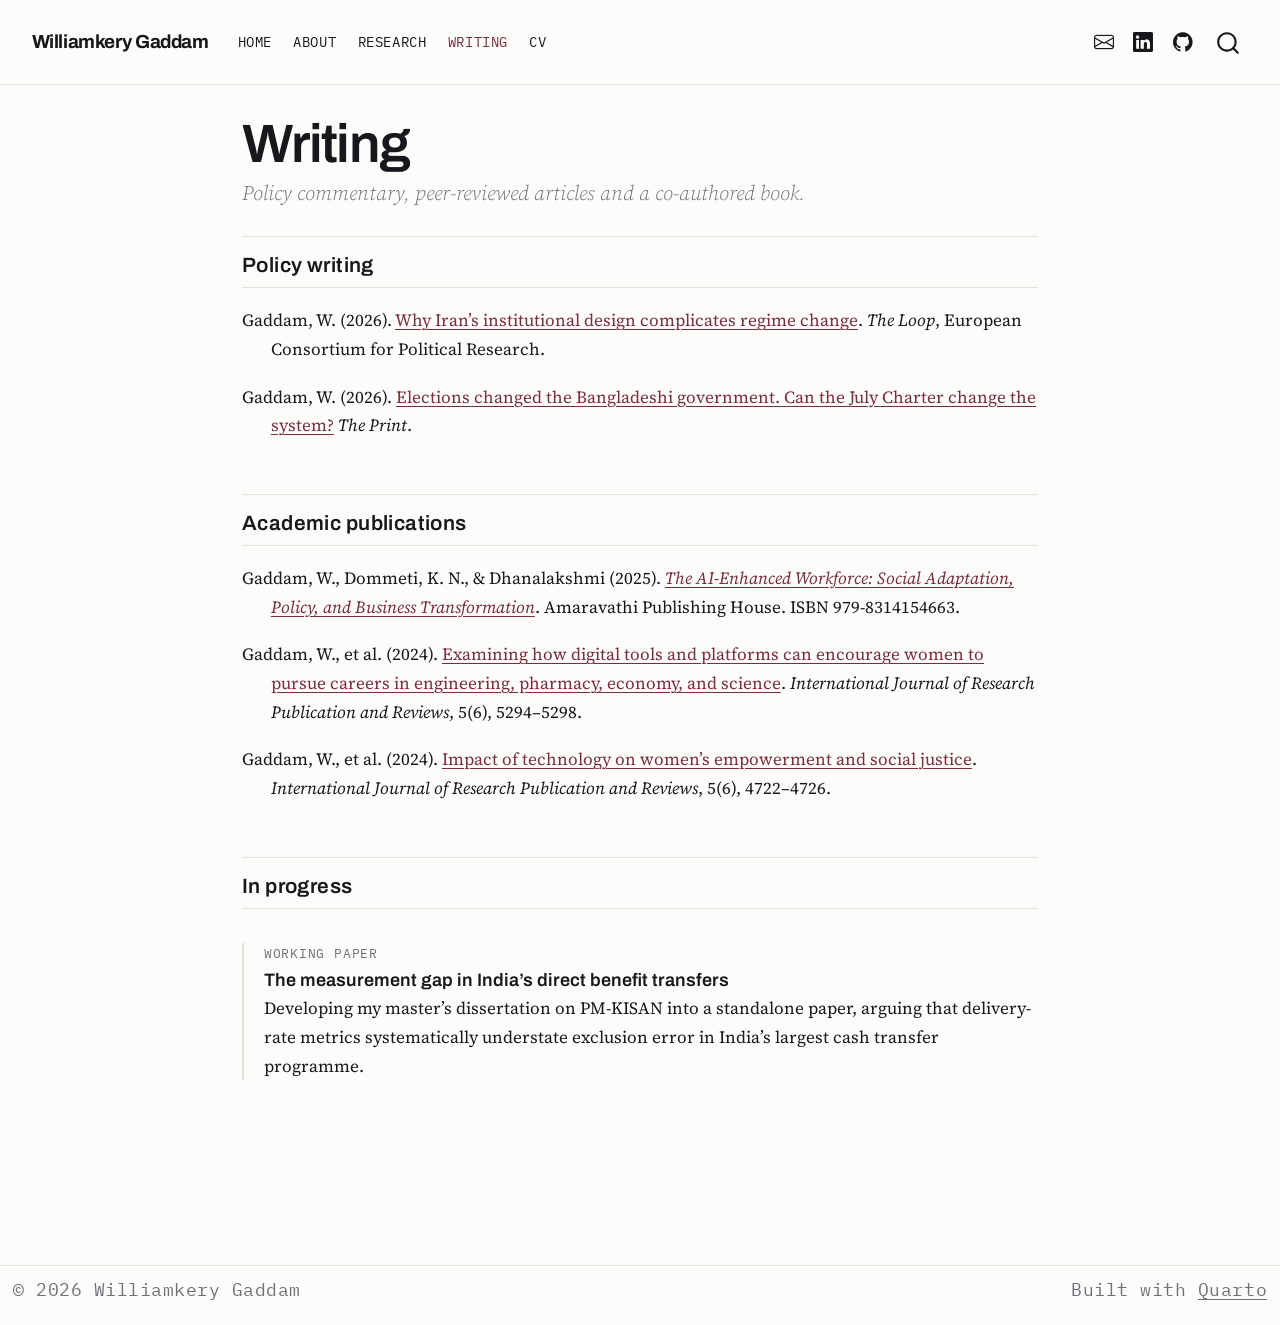
<file: docs/writing.html>
<!DOCTYPE html>
<html xmlns="http://www.w3.org/1999/xhtml" lang="en" xml:lang="en"><head>

<meta charset="utf-8">
<meta name="generator" content="quarto-1.10.18">

<meta name="viewport" content="width=device-width, initial-scale=1.0, user-scalable=yes">


<title>Writing – Williamkery Gaddam</title>
<style>
/* Default styles provided by pandoc.
** See https://pandoc.org/MANUAL.html#variables-for-html for config info.
*/
span.smallcaps{font-variant: small-caps;}
div.columns{display: flex; gap: 1.5em;}
div.column{flex: auto;}
@media screen {
div.columns{gap: min(4vw, 1.5em);}
div.column{overflow-x: auto;}
}
div.hanging-indent{margin-left: 1.5em; text-indent: -1.5em;}
ul.task-list{list-style: none;}
ul.task-list li input[type="checkbox"] {
  width: 0.8em;
  margin: 0 0.8em 0.2em -1em; /* quarto-specific, see https://github.com/quarto-dev/quarto-cli/issues/4556 */ 
  vertical-align: middle;
}
</style>


<script src="site_libs/quarto-nav/quarto-nav.js"></script>
<script src="site_libs/clipboard/clipboard.min.js"></script>
<script src="site_libs/quarto-search/autocomplete.umd.js"></script>
<script src="site_libs/quarto-search/fuse.min.js"></script>
<script src="site_libs/quarto-search/quarto-search.js"></script>
<meta name="quarto:offset" content="./">
<script src="site_libs/quarto-html/quarto.js" type="module"></script>
<script src="site_libs/quarto-html/tabsets/tabsets.js" type="module"></script>
<script src="site_libs/quarto-html/popper.min.js"></script>
<script src="site_libs/quarto-html/tippy.umd.min.js"></script>
<link href="site_libs/quarto-html/tippy.css" rel="stylesheet">
<link href="site_libs/quarto-html/quarto-syntax-highlighting-cb682fa1532749ab170030a7aa81330c.css" rel="stylesheet" id="quarto-text-highlighting-styles">
<script src="site_libs/bootstrap/bootstrap.min.js"></script>
<link href="site_libs/bootstrap/bootstrap-icons.css" rel="stylesheet">
<link href="site_libs/bootstrap/bootstrap-dd9df500e3957389e545bc1364c7d732.min.css" rel="stylesheet" append-hash="true" id="quarto-bootstrap" data-mode="light">
<script id="quarto-search-options" type="application/json">{
  "location": "navbar",
  "copy-button": false,
  "collapse-after": 3,
  "panel-placement": "end",
  "type": "overlay",
  "limit": 50,
  "keyboard-shortcut": [
    "f",
    "/",
    "s"
  ],
  "show-item-context": false,
  "language": {
    "search-no-results-text": "No results",
    "search-matching-documents-text": "matching documents",
    "search-copy-link-title": "Copy link to search",
    "search-hide-matches-text": "Hide additional matches",
    "search-more-match-text": "more match in this document",
    "search-more-matches-text": "more matches in this document",
    "search-clear-button-title": "Clear",
    "search-text-placeholder": "",
    "search-detached-cancel-button-title": "Cancel",
    "search-submit-button-title": "Submit",
    "search-label": "Search"
  }
}</script>
<link rel="preconnect" href="https://fonts.googleapis.com">
<link rel="preconnect" href="https://fonts.gstatic.com" crossorigin="">
<link href="https://fonts.googleapis.com/css2?family=Archivo:wght@500;600;700&amp;family=IBM+Plex+Mono:wght@400;500&amp;family=Source+Serif+4:ital,opsz,wght@0,8..60,400;0,8..60,600;1,8..60,400&amp;display=swap" rel="stylesheet">


</head>

<body class="nav-fixed fullcontent quarto-light">

<div id="quarto-search-results"></div>
  <header id="quarto-header" class="headroom fixed-top">
    <nav class="navbar navbar-expand-lg " data-bs-theme="dark">
      <div class="navbar-container container-fluid">
      <div class="navbar-brand-container mx-auto">
    <a class="navbar-brand" href="./index.html">
    <span class="navbar-title">Williamkery Gaddam</span>
    </a>
  </div>
            <div id="quarto-search" class="" title="Search"></div>
          <button class="navbar-toggler" type="button" data-bs-toggle="collapse" data-bs-target="#navbarCollapse" aria-controls="navbarCollapse" role="menu" aria-expanded="false" aria-label="Toggle navigation" onclick="if (window.quartoToggleHeadroom) { window.quartoToggleHeadroom(); }">
  <span class="navbar-toggler-icon"></span>
</button>
          <div class="collapse navbar-collapse" id="navbarCollapse">
            <ul class="navbar-nav navbar-nav-scroll me-auto">
  <li class="nav-item">
    <a class="nav-link" href="./index.html"> 
<span class="menu-text">Home</span></a>
  </li>  
  <li class="nav-item">
    <a class="nav-link" href="./about.html"> 
<span class="menu-text">About</span></a>
  </li>  
  <li class="nav-item">
    <a class="nav-link" href="./research.html"> 
<span class="menu-text">Research</span></a>
  </li>  
  <li class="nav-item">
    <a class="nav-link active" href="./writing.html" aria-current="page"> 
<span class="menu-text">Writing</span></a>
  </li>  
  <li class="nav-item">
    <a class="nav-link" href="./cv.html"> 
<span class="menu-text">CV</span></a>
  </li>  
</ul>
            <ul class="navbar-nav navbar-nav-scroll ms-auto">
  <li class="nav-item compact">
    <a class="nav-link" href="mailto:williamkery786@gmail.com"> <i class="bi bi-envelope" role="img" aria-label="Email">
</i> 
<span class="menu-text"></span></a>
  </li>  
  <li class="nav-item compact">
    <a class="nav-link" href="https://www.linkedin.com/in/williamkery-gaddam-2453a62a7"> <i class="bi bi-linkedin" role="img" aria-label="LinkedIn">
</i> 
<span class="menu-text"></span></a>
  </li>  
  <li class="nav-item compact">
    <a class="nav-link" href="https://github.com/williamkery-gaddam"> <i class="bi bi-github" role="img" aria-label="GitHub">
</i> 
<span class="menu-text"></span></a>
  </li>  
</ul>
          </div> <!-- /navcollapse -->
            <div class="quarto-navbar-tools">
</div>
      </div> <!-- /container-fluid -->
    </nav>
</header>
<!-- content -->
<div id="quarto-content" class="quarto-container page-columns page-rows-contents page-layout-article page-navbar">
<!-- sidebar -->
<!-- margin-sidebar -->
    
<!-- main -->
<main class="content" id="quarto-document-content">

<header id="title-block-header" class="quarto-title-block default">
<div class="quarto-title">
<h1 class="title">Writing</h1>
<p class="subtitle lead">Policy commentary, peer-reviewed articles and a co-authored book.</p>
</div>



<div class="quarto-title-meta">

    
  
    
  </div>
  


</header>


<section id="policy-writing" class="level2">
<h2 data-anchor-id="policy-writing">Policy writing</h2>
<div class="refs">
<p>Gaddam, W. (2026). <a href="https://theloop.ecpr.eu/why-irans-institutional-design-complicates-regime-change/">Why Iran’s institutional design complicates regime change</a>. <em>The Loop</em>, European Consortium for Political Research.</p>
<p>Gaddam, W. (2026). <a href="https://theprint.in/yourturn/subscriberwrites-elections-changed-the-bangladesh-government-can-the-july-charter-change-the-system/2862185/">Elections changed the Bangladeshi government. Can the July Charter change the system?</a> <em>The Print</em>.</p>
</div>
</section>
<section id="academic-publications" class="level2">
<h2 data-anchor-id="academic-publications">Academic publications</h2>
<div class="refs">
<p>Gaddam, W., Dommeti, K. N., &amp; Dhanalakshmi (2025). <a href="https://www.amazon.in/-/hi/Williamkery-GaddamK-Nikhil-Dommeti-Dhanalakshmi-ebook/dp/B0F1H66H29"><em>The AI-Enhanced Workforce: Social Adaptation, Policy, and Business Transformation</em></a>. Amaravathi Publishing House. ISBN 979-8314154663.</p>
<p>Gaddam, W., et al.&nbsp;(2024). <a href="https://ijrpr.com/uploads/V5ISSUE6/IJRPR30405.pdf">Examining how digital tools and platforms can encourage women to pursue careers in engineering, pharmacy, economy, and science</a>. <em>International Journal of Research Publication and Reviews</em>, 5(6), 5294–5298.</p>
<p>Gaddam, W., et al.&nbsp;(2024). <a href="https://ijrpr.com/uploads/V5ISSUE6/IJRPR30315.pdf">Impact of technology on women’s empowerment and social justice</a>. <em>International Journal of Research Publication and Reviews</em>, 5(6), 4722–4726.</p>
</div>
</section>
<section id="in-progress" class="level2">
<h2 data-anchor-id="in-progress">In progress</h2>
<div class="entry">
<span class="entry-meta">Working paper</span>
<div class="entry-title">
The measurement gap in India’s direct benefit transfers
</div>
<p>Developing my master’s dissertation on PM-KISAN into a standalone paper, arguing that delivery-rate metrics systematically understate exclusion error in India’s largest cash transfer programme.</p>
</div>


</section>

</main> <!-- /main -->
<script id="quarto-html-after-body" type="application/javascript">
  window.document.addEventListener("DOMContentLoaded", function (event) {
    const isCodeAnnotation = (el) => {
      for (const clz of el.classList) {
        if (clz.startsWith('code-annotation-')) {                     
          return true;
        }
      }
      return false;
    }
    const onCopySuccess = function(e) {
      // button target
      const button = e.trigger;
      // don't keep focus
      button.blur();
      // flash "checked"
      button.classList.add('code-copy-button-checked');
      var currentTitle = button.getAttribute("title");
      button.setAttribute("title", "Copied!");
      let tooltip;
      if (window.bootstrap) {
        button.setAttribute("data-bs-toggle", "tooltip");
        button.setAttribute("data-bs-placement", "left");
        button.setAttribute("data-bs-title", "Copied!");
        tooltip = new bootstrap.Tooltip(button, 
          { trigger: "manual", 
            customClass: "code-copy-button-tooltip",
            offset: [0, -8]});
        tooltip.show();    
      }
      setTimeout(function() {
        if (tooltip) {
          tooltip.hide();
          button.removeAttribute("data-bs-title");
          button.removeAttribute("data-bs-toggle");
          button.removeAttribute("data-bs-placement");
        }
        button.setAttribute("title", currentTitle);
        button.classList.remove('code-copy-button-checked');
      }, 1000);
      // clear code selection
      e.clearSelection();
    }
    const getTextToCopy = function(trigger) {
      const outerScaffold = trigger.parentElement.cloneNode(true);
      const codeEl = outerScaffold.querySelector('code');
      for (const childEl of codeEl.children) {
        if (isCodeAnnotation(childEl)) {
          childEl.remove();
        }
      }
      return codeEl.innerText;
    }
    const clipboard = new window.ClipboardJS('.code-copy-button:not([data-in-quarto-modal])', {
      text: getTextToCopy
    });
    clipboard.on('success', onCopySuccess);
    if (window.document.getElementById('quarto-embedded-source-code-modal')) {
      const clipboardModal = new window.ClipboardJS('.code-copy-button[data-in-quarto-modal]', {
        text: getTextToCopy,
        container: window.document.getElementById('quarto-embedded-source-code-modal')
      });
      clipboardModal.on('success', onCopySuccess);
    }
      var localhostRegex = new RegExp(/^(?:http|https):\/\/localhost\:?[0-9]*\//);
      var mailtoRegex = new RegExp(/^mailto:/);
        var filterRegex = new RegExp("https:\/\/williamkery-gaddam\.github\.io");
      var isInternal = (href) => {
          return filterRegex.test(href) || localhostRegex.test(href) || mailtoRegex.test(href);
      }
      // Inspect non-navigation links and adorn them if external
     var links = window.document.querySelectorAll('a[href]:not(.nav-link):not(.navbar-brand):not(.toc-action):not(.sidebar-link):not(.sidebar-item-toggle):not(.pagination-link):not(.no-external):not([aria-hidden]):not(.dropdown-item):not(.quarto-navigation-tool):not(.about-link)');
      for (var i=0; i<links.length; i++) {
        const link = links[i];
        if (!isInternal(link.href)) {
          // undo the damage that might have been done by quarto-nav.js in the case of
          // links that we want to consider external
          if (link.dataset.originalHref !== undefined) {
            link.href = link.dataset.originalHref;
          }
            // target, if specified
            link.setAttribute("target", "_blank");
            if (link.getAttribute("rel") === null) {
              link.setAttribute("rel", "noopener");
            }
        }
      }
    function tippyHover(el, contentFn, onTriggerFn, onUntriggerFn) {
      const config = {
        allowHTML: true,
        maxWidth: 500,
        delay: 100,
        arrow: false,
        appendTo: function(el) {
            return el.parentElement;
        },
        interactive: true,
        interactiveBorder: 10,
        theme: 'quarto',
        placement: 'bottom-start',
      };
      if (contentFn) {
        config.content = contentFn;
      }
      if (onTriggerFn) {
        config.onTrigger = onTriggerFn;
      }
      if (onUntriggerFn) {
        config.onUntrigger = onUntriggerFn;
      }
      window.tippy(el, config); 
    }
    const noterefs = window.document.querySelectorAll('a[role="doc-noteref"]');
    for (var i=0; i<noterefs.length; i++) {
      const ref = noterefs[i];
      tippyHover(ref, function() {
        // use id or data attribute instead here
        let href = ref.getAttribute('data-footnote-href') || ref.getAttribute('href');
        try { href = new URL(href).hash; } catch {}
        const id = href.replace(/^#\/?/, "");
        const note = window.document.getElementById(id);
        if (note) {
          return note.innerHTML;
        } else {
          return "";
        }
      });
    }
    const xrefs = window.document.querySelectorAll('a.quarto-xref');
    const processXRef = (id, note) => {
      // Strip column container classes
      const stripColumnClz = (el) => {
        el.classList.remove("page-full", "page-columns");
        if (el.children) {
          for (const child of el.children) {
            stripColumnClz(child);
          }
        }
      }
      stripColumnClz(note)
      if (id === null || id.startsWith('sec-')) {
        // Special case sections, only their first couple elements
        const container = document.createElement("div");
        if (note.children && note.children.length > 2) {
          container.appendChild(note.children[0].cloneNode(true));
          for (let i = 1; i < note.children.length; i++) {
            const child = note.children[i];
            if (child.tagName === "P" && child.innerText === "") {
              continue;
            } else {
              container.appendChild(child.cloneNode(true));
              break;
            }
          }
          if (window.Quarto?.typesetMath) {
            window.Quarto.typesetMath(container);
          }
          return container.innerHTML
        } else {
          if (window.Quarto?.typesetMath) {
            window.Quarto.typesetMath(note);
          }
          return note.innerHTML;
        }
      } else {
        // Remove any anchor links if they are present
        const anchorLink = note.querySelector('a.anchorjs-link');
        if (anchorLink) {
          anchorLink.remove();
        }
        if (window.Quarto?.typesetMath) {
          window.Quarto.typesetMath(note);
        }
        if (note.classList.contains("callout")) {
          return note.outerHTML;
        } else {
          return note.innerHTML;
        }
      }
    }
    for (var i=0; i<xrefs.length; i++) {
      const xref = xrefs[i];
      tippyHover(xref, undefined, function(instance) {
        instance.disable();
        let url = xref.getAttribute('href');
        let hash = undefined; 
        if (url.startsWith('#')) {
          hash = url;
        } else {
          try { hash = new URL(url).hash; } catch {}
        }
        if (hash) {
          const id = hash.replace(/^#\/?/, "");
          const note = window.document.getElementById(id);
          if (note !== null) {
            try {
              const html = processXRef(id, note.cloneNode(true));
              instance.setContent(html);
            } finally {
              instance.enable();
              instance.show();
            }
          } else {
            // See if we can fetch this
            fetch(url.split('#')[0])
            .then(res => res.text())
            .then(html => {
              const parser = new DOMParser();
              const htmlDoc = parser.parseFromString(html, "text/html");
              const note = htmlDoc.getElementById(id);
              if (note !== null) {
                const html = processXRef(id, note);
                instance.setContent(html);
              } 
            }).finally(() => {
              instance.enable();
              instance.show();
            });
          }
        } else {
          // See if we can fetch a full url (with no hash to target)
          // This is a special case and we should probably do some content thinning / targeting
          fetch(url)
          .then(res => res.text())
          .then(html => {
            const parser = new DOMParser();
            const htmlDoc = parser.parseFromString(html, "text/html");
            const note = htmlDoc.querySelector('main.content');
            if (note !== null) {
              // This should only happen for chapter cross references
              // (since there is no id in the URL)
              // remove the first header
              if (note.children.length > 0 && note.children[0].tagName === "HEADER") {
                note.children[0].remove();
              }
              const html = processXRef(null, note);
              instance.setContent(html);
            } 
          }).finally(() => {
            instance.enable();
            instance.show();
          });
        }
      }, function(instance) {
      });
    }
        let selectedAnnoteEl;
        const selectorForAnnotation = ( cell, annotation) => {
          let cellAttr = 'data-code-cell="' + cell + '"';
          let lineAttr = 'data-code-annotation="' +  annotation + '"';
          const selector = 'span[' + cellAttr + '][' + lineAttr + ']';
          return selector;
        }
        const selectCodeLines = (annoteEl) => {
          const doc = window.document;
          const targetCell = annoteEl.getAttribute("data-target-cell");
          const targetAnnotation = annoteEl.getAttribute("data-target-annotation");
          const annoteSpan = window.document.querySelector(selectorForAnnotation(targetCell, targetAnnotation));
          const lines = annoteSpan.getAttribute("data-code-lines").split(",");
          const lineIds = lines.map((line) => {
            return targetCell + "-" + line;
          })
          let top = null;
          let height = null;
          let parent = null;
          if (lineIds.length > 0) {
              //compute the position of the single el (top and bottom and make a div)
              const el = window.document.getElementById(lineIds[0]);
              top = el.offsetTop;
              height = el.offsetHeight;
              parent = el.parentElement.parentElement;
            if (lineIds.length > 1) {
              const lastEl = window.document.getElementById(lineIds[lineIds.length - 1]);
              const bottom = lastEl.offsetTop + lastEl.offsetHeight;
              height = bottom - top;
            }
            if (top !== null && height !== null && parent !== null) {
              // cook up a div (if necessary) and position it 
              let div = window.document.getElementById("code-annotation-line-highlight");
              if (div === null) {
                div = window.document.createElement("div");
                div.setAttribute("id", "code-annotation-line-highlight");
                div.style.position = 'absolute';
                parent.appendChild(div);
              }
              div.style.top = top - 2 + "px";
              div.style.height = height + 4 + "px";
              div.style.left = 0;
              let gutterDiv = window.document.getElementById("code-annotation-line-highlight-gutter");
              if (gutterDiv === null) {
                gutterDiv = window.document.createElement("div");
                gutterDiv.setAttribute("id", "code-annotation-line-highlight-gutter");
                gutterDiv.style.position = 'absolute';
                const codeCell = window.document.getElementById(targetCell);
                const gutter = codeCell.querySelector('.code-annotation-gutter');
                gutter.appendChild(gutterDiv);
              }
              gutterDiv.style.top = top - 2 + "px";
              gutterDiv.style.height = height + 4 + "px";
            }
            selectedAnnoteEl = annoteEl;
          }
        };
        const unselectCodeLines = () => {
          const elementsIds = ["code-annotation-line-highlight", "code-annotation-line-highlight-gutter"];
          elementsIds.forEach((elId) => {
            const div = window.document.getElementById(elId);
            if (div) {
              div.remove();
            }
          });
          selectedAnnoteEl = undefined;
        };
          // Handle positioning of the toggle
      window.addEventListener(
        "resize",
        throttle(() => {
          elRect = undefined;
          if (selectedAnnoteEl) {
            selectCodeLines(selectedAnnoteEl);
          }
        }, 10)
      );
      function throttle(fn, ms) {
      let throttle = false;
      let timer;
        return (...args) => {
          if(!throttle) { // first call gets through
              fn.apply(this, args);
              throttle = true;
          } else { // all the others get throttled
              if(timer) clearTimeout(timer); // cancel #2
              timer = setTimeout(() => {
                fn.apply(this, args);
                timer = throttle = false;
              }, ms);
          }
        };
      }
        // Attach click handler to the DT
        const annoteDls = window.document.querySelectorAll('dt[data-target-cell]');
        for (const annoteDlNode of annoteDls) {
          annoteDlNode.addEventListener('click', (event) => {
            const clickedEl = event.target;
            if (clickedEl !== selectedAnnoteEl) {
              unselectCodeLines();
              const activeEl = window.document.querySelector('dt[data-target-cell].code-annotation-active');
              if (activeEl) {
                activeEl.classList.remove('code-annotation-active');
              }
              selectCodeLines(clickedEl);
              clickedEl.classList.add('code-annotation-active');
            } else {
              // Unselect the line
              unselectCodeLines();
              clickedEl.classList.remove('code-annotation-active');
            }
          });
        }
    const findCites = (el) => {
      const parentEl = el.parentElement;
      if (parentEl) {
        const cites = parentEl.dataset.cites;
        if (cites) {
          return {
            el,
            cites: cites.split(' ')
          };
        } else {
          return findCites(el.parentElement)
        }
      } else {
        return undefined;
      }
    };
    var bibliorefs = window.document.querySelectorAll('a[role="doc-biblioref"]');
    for (var i=0; i<bibliorefs.length; i++) {
      const ref = bibliorefs[i];
      const citeInfo = findCites(ref);
      if (citeInfo) {
        tippyHover(citeInfo.el, function() {
          var popup = window.document.createElement('div');
          citeInfo.cites.forEach(function(cite) {
            var citeDiv = window.document.createElement('div');
            citeDiv.classList.add('hanging-indent');
            citeDiv.classList.add('csl-entry');
            var biblioDiv = window.document.getElementById('ref-' + cite);
            if (biblioDiv) {
              citeDiv.innerHTML = biblioDiv.innerHTML;
            }
            popup.appendChild(citeDiv);
          });
          return popup.innerHTML;
        });
      }
    }
  });
  </script>
</div> <!-- /content -->
<footer class="footer">
  <div class="nav-footer">
    <div class="nav-footer-left">
<p>© 2026 Williamkery Gaddam</p>
</div>   
    <div class="nav-footer-center">
      &nbsp;
    </div>
    <div class="nav-footer-right">
<p>Built with <a href="https://quarto.org">Quarto</a></p>
</div>
  </div>
</footer>




</body></html>
</file>
<file: docs/site_libs/quarto-html/tippy.css>
.tippy-box[data-animation=fade][data-state=hidden]{opacity:0}[data-tippy-root]{max-width:calc(100vw - 10px)}.tippy-box{position:relative;background-color:#333;color:#fff;border-radius:4px;font-size:14px;line-height:1.4;white-space:normal;outline:0;transition-property:transform,visibility,opacity}.tippy-box[data-placement^=top]>.tippy-arrow{bottom:0}.tippy-box[data-placement^=top]>.tippy-arrow:before{bottom:-7px;left:0;border-width:8px 8px 0;border-top-color:initial;transform-origin:center top}.tippy-box[data-placement^=bottom]>.tippy-arrow{top:0}.tippy-box[data-placement^=bottom]>.tippy-arrow:before{top:-7px;left:0;border-width:0 8px 8px;border-bottom-color:initial;transform-origin:center bottom}.tippy-box[data-placement^=left]>.tippy-arrow{right:0}.tippy-box[data-placement^=left]>.tippy-arrow:before{border-width:8px 0 8px 8px;border-left-color:initial;right:-7px;transform-origin:center left}.tippy-box[data-placement^=right]>.tippy-arrow{left:0}.tippy-box[data-placement^=right]>.tippy-arrow:before{left:-7px;border-width:8px 8px 8px 0;border-right-color:initial;transform-origin:center right}.tippy-box[data-inertia][data-state=visible]{transition-timing-function:cubic-bezier(.54,1.5,.38,1.11)}.tippy-arrow{width:16px;height:16px;color:#333}.tippy-arrow:before{content:"";position:absolute;border-color:transparent;border-style:solid}.tippy-content{position:relative;padding:5px 9px;z-index:1}
</file>
<file: docs/site_libs/quarto-html/quarto-syntax-highlighting-cb682fa1532749ab170030a7aa81330c.css>
/* quarto syntax highlight colors */
:root {
  --quarto-hl-ot-color: #003B4F;
  --quarto-hl-at-color: #657422;
  --quarto-hl-ss-color: #20794D;
  --quarto-hl-an-color: #5E5E5E;
  --quarto-hl-fu-color: #4758AB;
  --quarto-hl-st-color: #20794D;
  --quarto-hl-cf-color: #003B4F;
  --quarto-hl-op-color: #5E5E5E;
  --quarto-hl-er-color: #AD0000;
  --quarto-hl-bn-color: #AD0000;
  --quarto-hl-al-color: #AD0000;
  --quarto-hl-va-color: #111111;
  --quarto-hl-bu-color: inherit;
  --quarto-hl-ex-color: inherit;
  --quarto-hl-pp-color: #AD0000;
  --quarto-hl-in-color: #5E5E5E;
  --quarto-hl-vs-color: #20794D;
  --quarto-hl-wa-color: #5E5E5E;
  --quarto-hl-do-color: #5E5E5E;
  --quarto-hl-im-color: #00769E;
  --quarto-hl-ch-color: #20794D;
  --quarto-hl-dt-color: #AD0000;
  --quarto-hl-fl-color: #AD0000;
  --quarto-hl-co-color: #5E5E5E;
  --quarto-hl-cv-color: #5E5E5E;
  --quarto-hl-cn-color: #8f5902;
  --quarto-hl-sc-color: #5E5E5E;
  --quarto-hl-dv-color: #AD0000;
  --quarto-hl-kw-color: #003B4F;
}

/* other quarto variables */
:root {
  --quarto-font-monospace: "IBM Plex Mono", ui-monospace, SFMono-Regular, monospace;
}

/* syntax highlight based on Pandoc's rules */
pre > code.sourceCode > span {
  color: #003B4F;
}

code.sourceCode > span {
  color: #003B4F;
}

div.sourceCode,
div.sourceCode pre.sourceCode {
  color: #003B4F;
}

/* Normal */
code span {
  color: #003B4F;
}

/* Alert */
code span.al {
  color: #AD0000;
  font-style: inherit;
}

/* Annotation */
code span.an {
  color: #5E5E5E;
  font-style: inherit;
}

/* Attribute */
code span.at {
  color: #657422;
  font-style: inherit;
}

/* BaseN */
code span.bn {
  color: #AD0000;
  font-style: inherit;
}

/* BuiltIn */
code span.bu {
  font-style: inherit;
}

/* ControlFlow */
code span.cf {
  color: #003B4F;
  font-weight: bold;
  font-style: inherit;
}

/* Char */
code span.ch {
  color: #20794D;
  font-style: inherit;
}

/* Constant */
code span.cn {
  color: #8f5902;
  font-style: inherit;
}

/* Comment */
code span.co {
  color: #5E5E5E;
  font-style: inherit;
}

/* CommentVar */
code span.cv {
  color: #5E5E5E;
  font-style: italic;
}

/* Documentation */
code span.do {
  color: #5E5E5E;
  font-style: italic;
}

/* DataType */
code span.dt {
  color: #AD0000;
  font-style: inherit;
}

/* DecVal */
code span.dv {
  color: #AD0000;
  font-style: inherit;
}

/* Error */
code span.er {
  color: #AD0000;
  font-style: inherit;
}

/* Extension */
code span.ex {
  font-style: inherit;
}

/* Float */
code span.fl {
  color: #AD0000;
  font-style: inherit;
}

/* Function */
code span.fu {
  color: #4758AB;
  font-style: inherit;
}

/* Import */
code span.im {
  color: #00769E;
  font-style: inherit;
}

/* Information */
code span.in {
  color: #5E5E5E;
  font-style: inherit;
}

/* Keyword */
code span.kw {
  color: #003B4F;
  font-weight: bold;
  font-style: inherit;
}

/* Operator */
code span.op {
  color: #5E5E5E;
  font-style: inherit;
}

/* Other */
code span.ot {
  color: #003B4F;
  font-style: inherit;
}

/* Preprocessor */
code span.pp {
  color: #AD0000;
  font-style: inherit;
}

/* SpecialChar */
code span.sc {
  color: #5E5E5E;
  font-style: inherit;
}

/* SpecialString */
code span.ss {
  color: #20794D;
  font-style: inherit;
}

/* String */
code span.st {
  color: #20794D;
  font-style: inherit;
}

/* Variable */
code span.va {
  color: #111111;
  font-style: inherit;
}

/* VerbatimString */
code span.vs {
  color: #20794D;
  font-style: inherit;
}

/* Warning */
code span.wa {
  color: #5E5E5E;
  font-style: italic;
}

.prevent-inlining {
  content: "</";
}

/*# sourceMappingURL=326e1adb9b6676cbbdfaa39b3d1af0d4.css.map */
</file>
